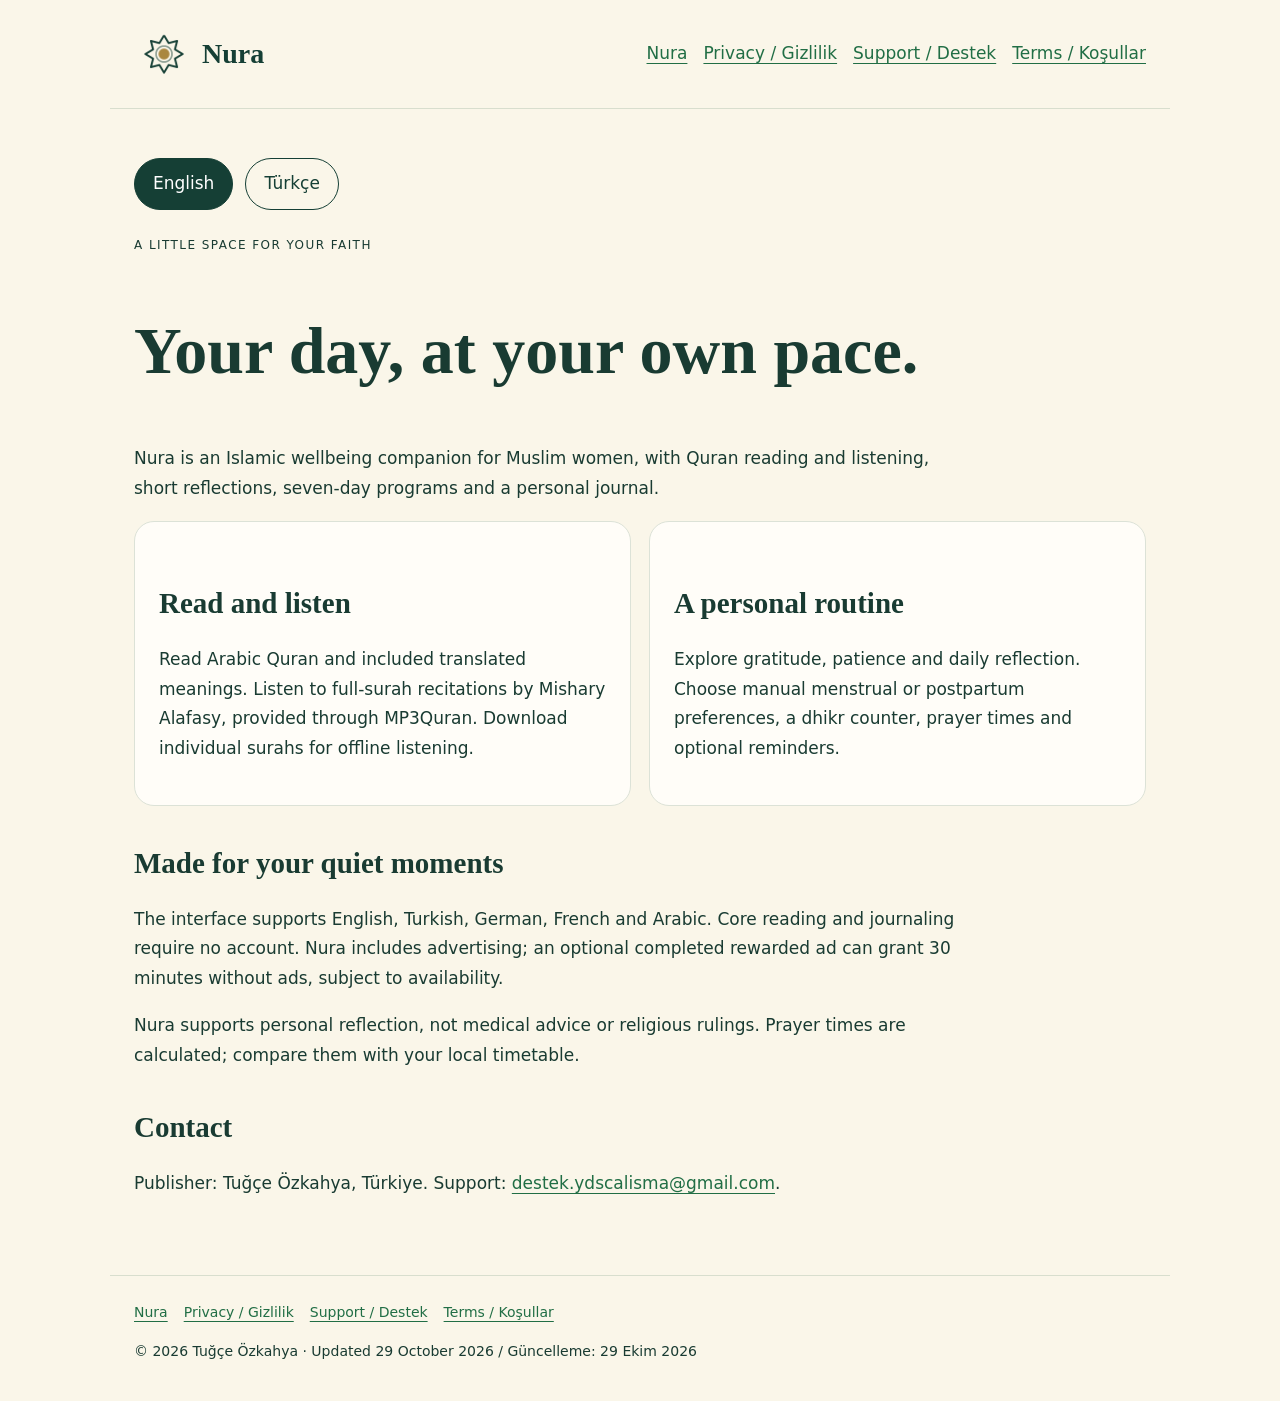
<file: nura/index.html>
<!doctype html>
<html lang="en"><head><meta charset="utf-8"><meta name="viewport" content="width=device-width,initial-scale=1"><title>Nura · Nura</title><meta name="description" content="Nura — Muslim women's wellbeing, Quran and reflection. Official support and information from Tuğçe Özkahya."><link rel="stylesheet" href="/nura/assets/style.css"><script src="/nura/assets/language.js" defer></script></head><body><header><a class="brand" href="/nura/"><img src="/nura/assets/logo.png" alt="Nura" width="60" height="60">Nura</a><nav aria-label="Main"><a href="/nura/">Nura</a><a href="/nura/privacy/">Privacy / Gizlilik</a><a href="/nura/support/">Support / Destek</a><a href="/nura/terms/">Terms / Koşullar</a></nav></header><main><div class="lang" aria-label="Language"><button data-language="en" aria-pressed="true">English</button><button data-language="tr" aria-pressed="false">Türkçe</button></div><section lang="en"><p class="eyebrow">A little space for your faith</p><h1>Your day, at your own pace.</h1><p>Nura is an Islamic wellbeing companion for Muslim women, with Quran reading and listening, short reflections, seven-day programs and a personal journal.</p><div class="grid"><article class="card"><h2>Read and listen</h2><p>Read Arabic Quran and included translated meanings. Listen to full-surah recitations by Mishary Alafasy, provided through MP3Quran. Download individual surahs for offline listening.</p></article><article class="card"><h2>A personal routine</h2><p>Explore gratitude, patience and daily reflection. Choose manual menstrual or postpartum preferences, a dhikr counter, prayer times and optional reminders.</p></article></div><h2>Made for your quiet moments</h2><p>The interface supports English, Turkish, German, French and Arabic. Core reading and journaling require no account. Nura includes advertising; an optional completed rewarded ad can grant 30 minutes without ads, subject to availability.</p><p>Nura supports personal reflection, not medical advice or religious rulings. Prayer times are calculated; compare them with your local timetable.</p><h2>Contact</h2><p>Publisher: Tuğçe Özkahya, Türkiye. Support: <a href="mailto:destek.ydscalisma@gmail.com">destek.ydscalisma@gmail.com</a>.</p></section><section lang="tr"><p class="eyebrow">İmanına küçük bir alan aç</p><h1>Günün, kendi hızında.</h1><p>Nura; Kur’an okuma ve dinleme, kısa tefekkürler, yedi günlük programlar ve kişisel günlük sunan, Müslüman kadınlara yönelik bir manevi yaşam uygulamasıdır.</p><div class="grid"><article class="card"><h2>Oku ve dinle</h2><p>Arapça Kur’an metnini ve uygulamayla gelen mealleri oku. MP3Quran üzerinden sunulan Mishary Alafasy tilavetlerini sure halinde dinle; sureleri çevrimdışı dinlemek için indir.</p></article><article class="card"><h2>Sana uygun rutin</h2><p>Şükür, sabır ve günlük tefekküre yer aç. Regl ve lohusalık tercihlerini kendin seç; zikir sayacı, namaz vakitleri ve isteğe bağlı hatırlatmaları kullan.</p></article></div><h2>Sakin anların için</h2><p>Arayüz Türkçe, İngilizce, Almanca, Fransızca ve Arapça sunulur. Temel okuma ve günlük için hesap gerekmez. Nura reklam içerir; reklam mevcutsa isteğe bağlı ödüllü reklamı tamamlamak 30 dakika reklamsız kullanım sağlayabilir.</p><p>Nura kişisel tefekkürü destekler; tıbbi tavsiye veya fetva sunmaz. Namaz vakitleri hesaplanır; yerel takviminizle karşılaştırın.</p><h2>İletişim</h2><p>Yayıncı: Tuğçe Özkahya, Türkiye. Destek: <a href="mailto:destek.ydscalisma@gmail.com">destek.ydscalisma@gmail.com</a>.</p></section></main><footer><nav aria-label="Main"><a href="/nura/">Nura</a><a href="/nura/privacy/">Privacy / Gizlilik</a><a href="/nura/support/">Support / Destek</a><a href="/nura/terms/">Terms / Koşullar</a></nav><p>© 2026 Tuğçe Özkahya · Updated 29 October 2026 / Güncelleme: 29 Ekim 2026</p></footer></body></html>
</file>
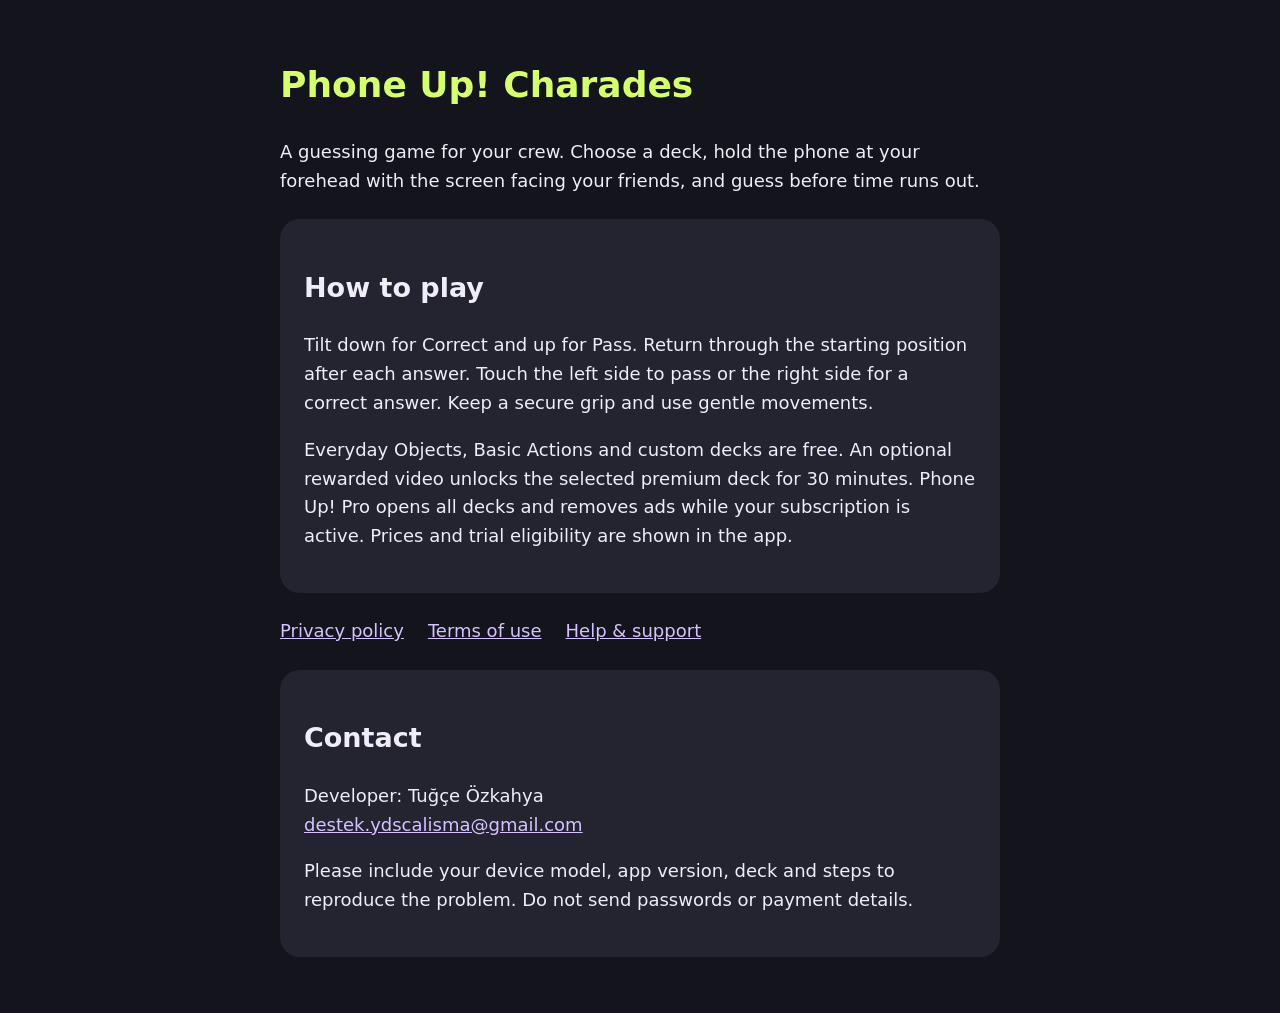
<file: phone-up/index.html>
<!doctype html>
<html lang="en"><head><meta charset="utf-8"><meta name="viewport" content="width=device-width,initial-scale=1"><title>Phone Up! — Support</title><style>body{font:18px/1.6 system-ui,sans-serif;background:#14141c;color:#efedf6;margin:0;padding:32px 20px}main{max-width:720px;margin:auto}h1{color:#d6ff70}a{color:#d6c2ff}nav{display:flex;gap:24px;flex-wrap:wrap}section{background:#242430;border-radius:20px;padding:24px;margin:24px 0}</style></head><body><main><h1>Phone Up! Charades</h1><p>A guessing game for your crew. Choose a deck, hold the phone at your forehead with the screen facing your friends, and guess before time runs out.</p><section><h2>How to play</h2><p>Tilt down for Correct and up for Pass. Return through the starting position after each answer. Touch the left side to pass or the right side for a correct answer. Keep a secure grip and use gentle movements.</p><p>Everyday Objects, Basic Actions and custom decks are free. An optional rewarded video unlocks the selected premium deck for 30 minutes. Phone Up! Pro opens all decks and removes ads while your subscription is active. Prices and trial eligibility are shown in the app.</p></section><nav><a href="https://phone-up-support.berksaltukyilmaz.chatgpt.site/privacy/">Privacy policy</a><a href="https://phone-up-support.berksaltukyilmaz.chatgpt.site/terms/">Terms of use</a><a href="https://phone-up-support.berksaltukyilmaz.chatgpt.site/support/">Help &amp; support</a></nav><section><h2>Contact</h2><p>Developer: Tuğçe Özkahya<br><a href="mailto:destek.ydscalisma@gmail.com">destek.ydscalisma@gmail.com</a></p><p>Please include your device model, app version, deck and steps to reproduce the problem. Do not send passwords or payment details.</p></section></main></body></html>
</file>
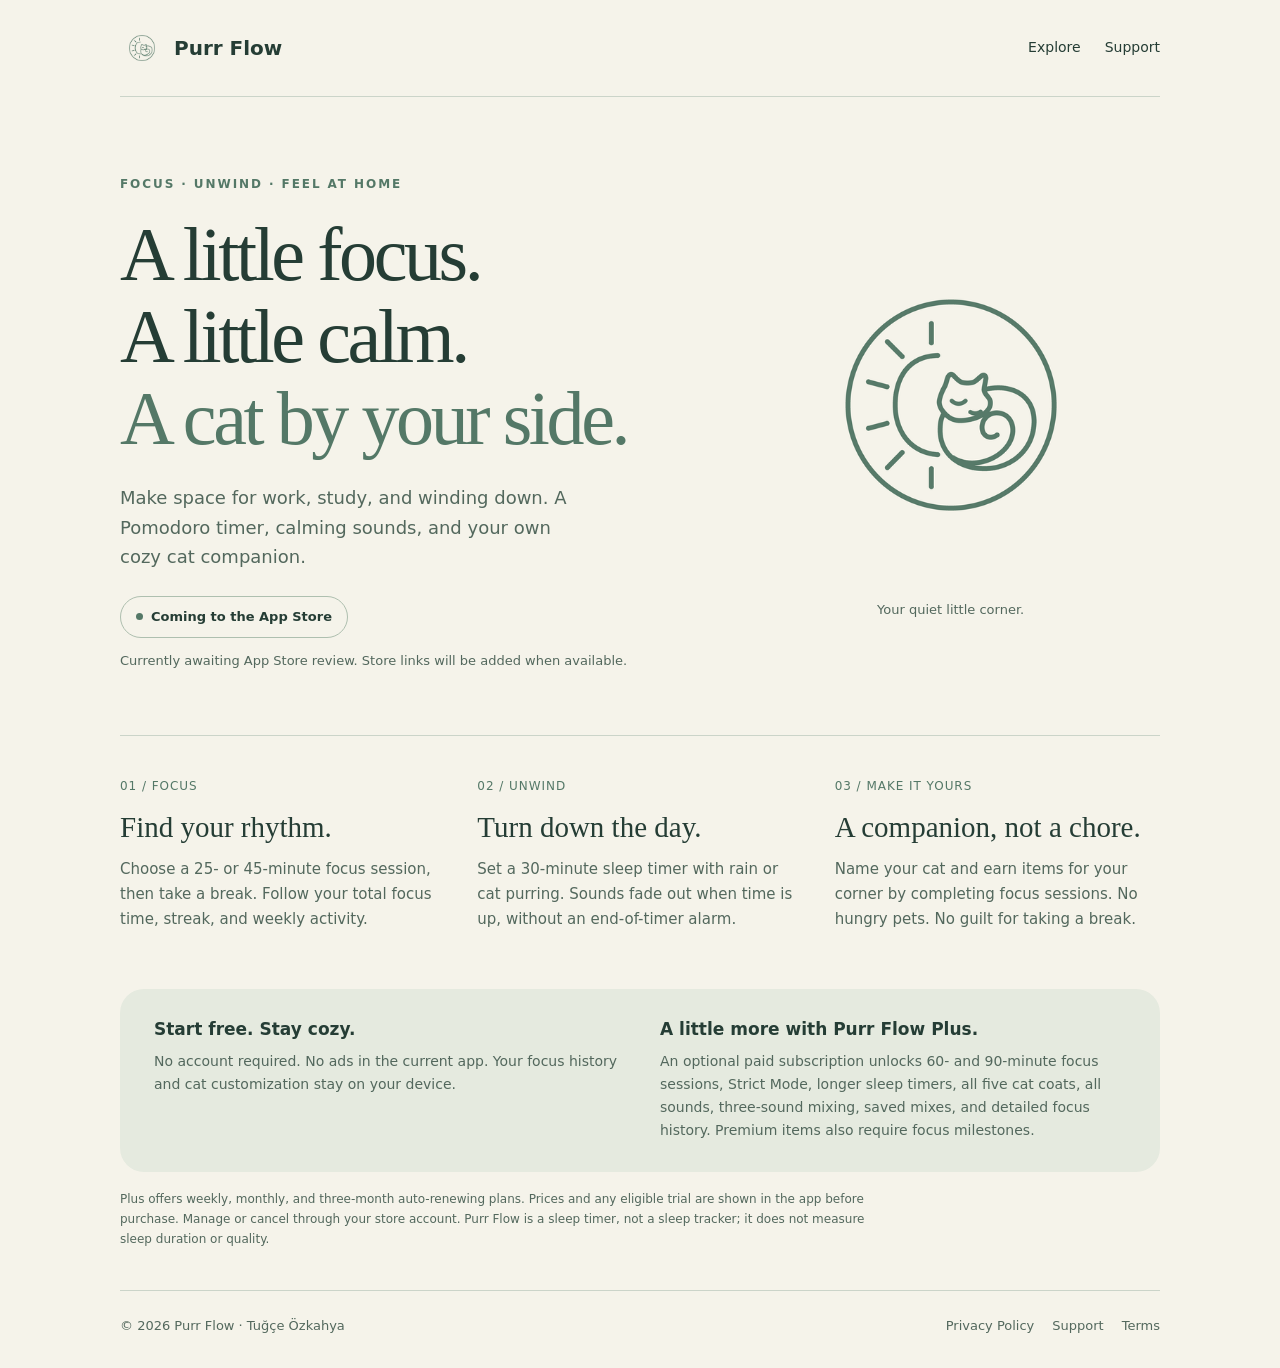
<file: purrflow/index.html>
<!doctype html>
<html lang="en">
<head>
  <meta charset="utf-8">
  <meta name="viewport" content="width=device-width, initial-scale=1">
  <meta name="theme-color" content="#f5f3ea">
  <meta name="description" content="Meet Purr Flow: a Pomodoro focus timer, calming ambient sounds, and a cozy cat companion. Free features with an optional Plus subscription.">
  <title>Purr Flow — A little focus. A little calm.</title>
  <style>
    :root{color-scheme:light;--paper:#f5f3ea;--ink:#253d35;--muted:#53685d;--sage:#547867;--line:#cbd4c9}
    *{box-sizing:border-box}body{margin:0;background:var(--paper);color:var(--ink);font:16px/1.65 system-ui,-apple-system,BlinkMacSystemFont,"Segoe UI",sans-serif}
    a{color:inherit;text-underline-offset:4px}a:focus-visible{outline:3px solid var(--sage);outline-offset:6px;border-radius:4px}
    .wrap{width:min(1040px,calc(100% - 48px));margin:auto}.skip{position:absolute;left:16px;top:-80px;background:white;padding:12px;z-index:2}.skip:focus{top:12px}
    header{display:flex;align-items:center;justify-content:space-between;gap:24px;padding:26px 0;border-bottom:1px solid var(--line)}.brand{display:flex;align-items:center;gap:10px;font-size:20px;font-weight:650;text-decoration:none}.brand img{width:44px;height:44px}nav{display:flex;gap:24px;font-size:14px}nav a{text-decoration:none}nav a:hover{text-decoration:underline}
    .hero{display:grid;grid-template-columns:1.35fr 1fr;align-items:center;gap:56px;padding:78px 0 64px}.eyebrow{text-transform:uppercase;letter-spacing:.16em;font-size:12px;font-weight:700;color:var(--sage);margin:0 0 18px}h1{font-family:Georgia,"Times New Roman",serif;font-weight:400;letter-spacing:-.045em;font-size:clamp(46px,6vw,76px);line-height:1.08;margin:0 0 24px}h1 span{display:block;color:var(--sage)}.intro{max-width:470px;font-size:18px;color:var(--muted);margin:0 0 24px}.status{display:inline-flex;gap:8px;align-items:center;padding:9px 15px;border:1px solid #aebfaf;border-radius:99px;font-size:13px;font-weight:600}.dot{height:7px;width:7px;background:var(--sage);border-radius:50%}.availability{font-size:13px;color:var(--muted);margin:12px 0 0}.hero-art{margin:0;text-align:center}.hero-art img{display:block;width:100%;max-width:360px;height:auto;margin:auto}.hero-art figcaption{font-size:13px;color:var(--muted);margin-top:14px}
    .features{display:grid;grid-template-columns:repeat(3,1fr);gap:32px;padding:36px 0 46px;border-top:1px solid var(--line)}.number{font-size:12px;letter-spacing:.08em;color:var(--sage)}h2{font-family:Georgia,"Times New Roman",serif;font-weight:400;font-size:29px;line-height:1.2;margin:12px 0}p{margin:0 0 12px}.features p{color:var(--muted);font-size:15px}.plans{border-radius:24px;background:#e5eadf;padding:30px 34px;display:grid;grid-template-columns:1fr 1fr;gap:40px}.plans h2{font-family:inherit;font-size:17px;font-weight:650;margin:0 0 10px}.plans p{font-size:14px;color:var(--muted);margin:0}.note{font-size:12px;color:var(--muted);margin:18px 0 40px;max-width:760px}footer{display:flex;justify-content:space-between;gap:24px;padding:24px 0 32px;border-top:1px solid var(--line);font-size:13px;color:var(--muted)}footer nav{font-size:13px;flex-wrap:wrap;gap:18px}
    @media(max-width:680px){.wrap{width:calc(100% - 36px)}header{padding:18px 0;gap:16px}header nav{gap:16px;font-size:13px}.brand{font-size:18px}.brand img{width:36px;height:36px}.hero{grid-template-columns:1fr;padding:40px 0 32px;gap:20px}h1{font-size:50px}.intro{font-size:17px}.hero-art img{max-width:200px}.hero-art figcaption{margin-top:0}.features{grid-template-columns:1fr;gap:22px;padding:28px 0}.features h2{font-size:26px;margin:6px 0 8px}.plans{grid-template-columns:1fr;padding:24px;gap:24px}footer{flex-direction:column;gap:14px}.note{margin-bottom:28px}}
    @media(max-width:360px){h1{font-size:43px}header nav{gap:12px}.brand{gap:6px;font-size:16px}}
  </style>
</head>
<body>
  <a class="skip" href="#main">Skip to content</a>
  <div class="wrap">
    <header>
      <a class="brand" href="/purrflow/" aria-label="Purr Flow home"><img src="logo.png" width="44" height="44" alt="">Purr Flow</a>
      <nav aria-label="Main navigation"><a href="#features">Explore</a><a href="/purrflow/support/">Support</a></nav>
    </header>
    <main id="main">
      <section class="hero" aria-labelledby="headline">
        <div>
          <p class="eyebrow">Focus · Unwind · Feel at home</p>
          <h1 id="headline">A little focus.<br>A little calm.<span>A cat by your side.</span></h1>
          <p class="intro">Make space for work, study, and winding down. A Pomodoro timer, calming sounds, and your own cozy cat companion.</p>
          <div class="status"><span class="dot" aria-hidden="true"></span>Coming to the App Store</div>
          <p class="availability">Currently awaiting App Store review. Store links will be added when available.</p>
        </div>
        <figure class="hero-art"><img src="logo.png" width="512" height="512" alt="Purr Flow’s curled-up cat beside a sun"><figcaption>Your quiet little corner.</figcaption></figure>
      </section>
      <section class="features" id="features" aria-label="What you can do with Purr Flow">
        <article><span class="number" aria-hidden="true">01 / FOCUS</span><h2>Find your rhythm.</h2><p>Choose a 25- or 45-minute focus session, then take a break. Follow your total focus time, streak, and weekly activity.</p></article>
        <article><span class="number" aria-hidden="true">02 / UNWIND</span><h2>Turn down the day.</h2><p>Set a 30-minute sleep timer with rain or cat purring. Sounds fade out when time is up, without an end-of-timer alarm.</p></article>
        <article><span class="number" aria-hidden="true">03 / MAKE IT YOURS</span><h2>A companion, not a chore.</h2><p>Name your cat and earn items for your corner by completing focus sessions. No hungry pets. No guilt for taking a break.</p></article>
      </section>
      <section class="plans" aria-label="Free features and optional subscription">
        <div><h2>Start free. Stay cozy.</h2><p>No account required. No ads in the current app. Your focus history and cat customization stay on your device.</p></div>
        <div><h2>A little more with Purr Flow Plus.</h2><p>An optional paid subscription unlocks 60- and 90-minute focus sessions, Strict Mode, longer sleep timers, all five cat coats, all sounds, three-sound mixing, saved mixes, and detailed focus history. Premium items also require focus milestones.</p></div>
      </section>
      <p class="note">Plus offers weekly, monthly, and three-month auto-renewing plans. Prices and any eligible trial are shown in the app before purchase. Manage or cancel through your store account. Purr Flow is a sleep timer, not a sleep tracker; it does not measure sleep duration or quality.</p>
    </main>
    <footer><span>© 2026 Purr Flow · Tuğçe Özkahya</span><nav aria-label="Legal and support"><a href="/purrflow/privacy/">Privacy Policy</a><a href="/purrflow/support/">Support</a><a href="/purrflow/terms/">Terms</a></nav></footer>
  </div>
</body>
</html>
</file>
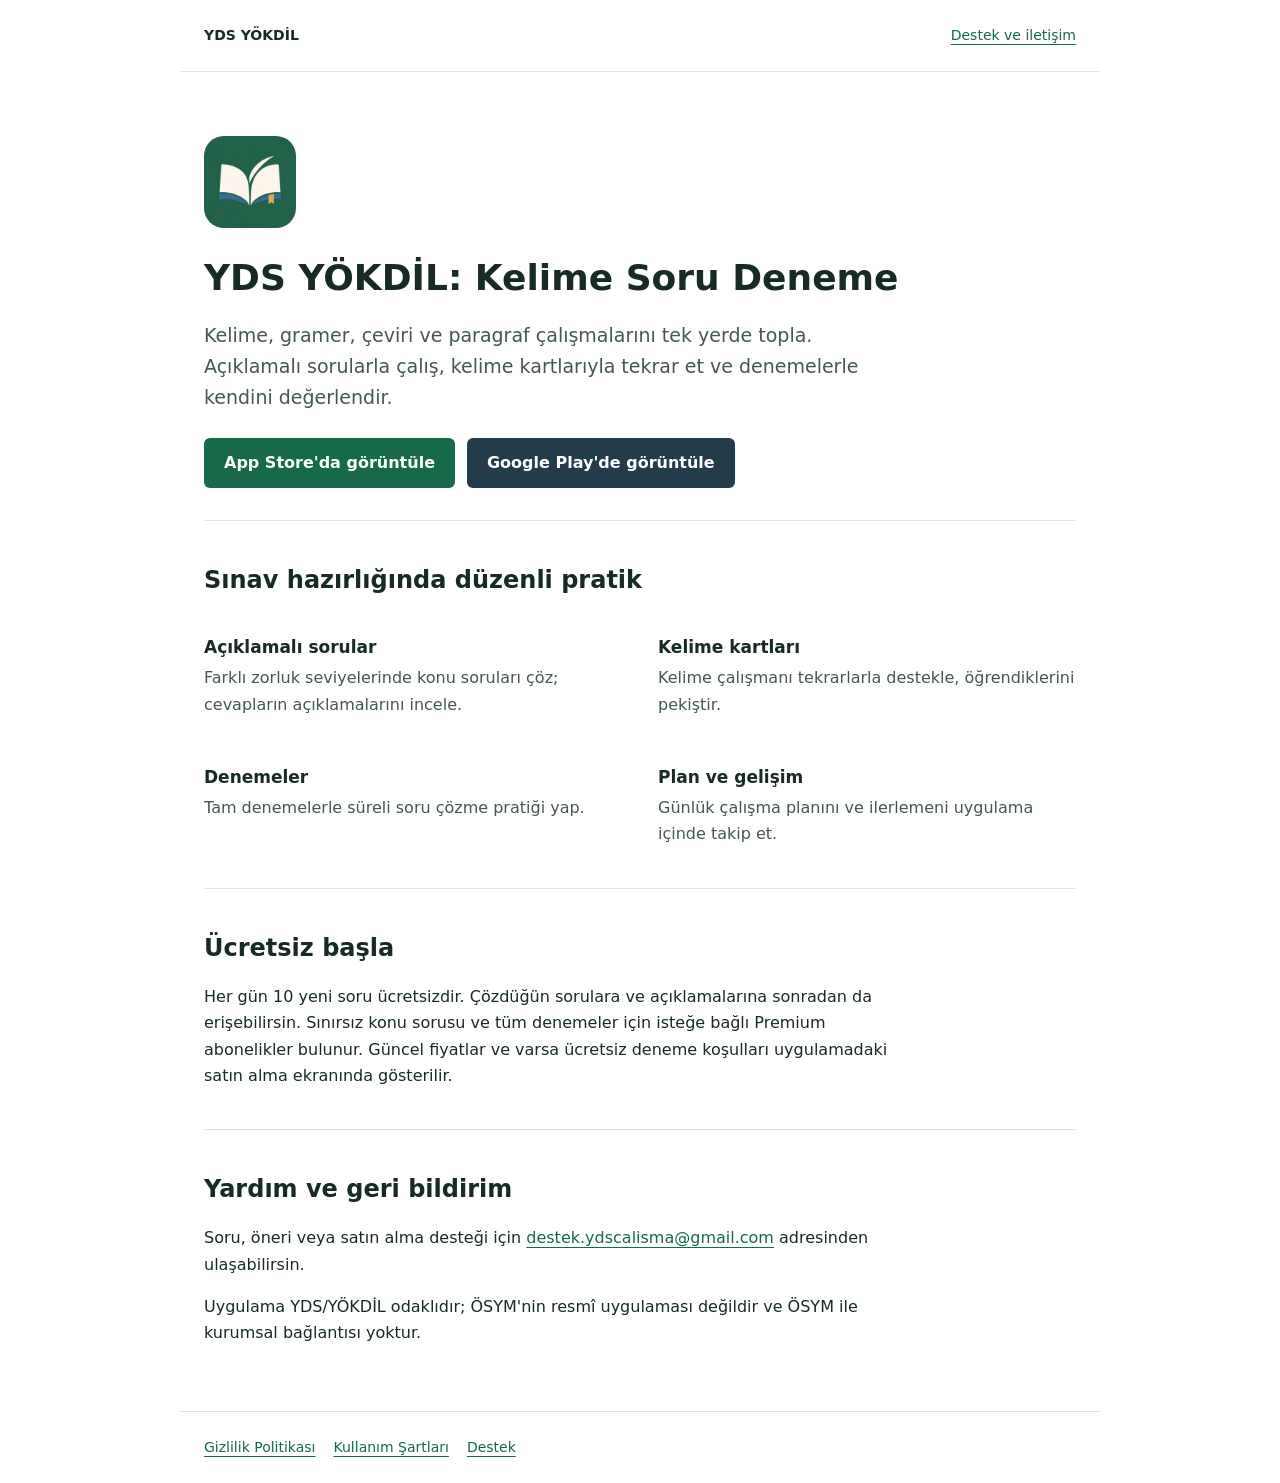
<file: yds/index.html>
<!doctype html>
<html lang="tr">
<head>
  <meta charset="utf-8">
  <meta name="viewport" content="width=device-width, initial-scale=1">
  <meta name="description" content="YDS ve YÖKDİL için açıklamalı sorular, kelime kartları, çalışma planı ve denemeler. iOS ve Android'de.">
  <title>YDS YÖKDİL: Kelime Soru Deneme</title>
  <style>
    *{box-sizing:border-box}body{margin:0;background:#fff;color:#172b24;font-family:system-ui,-apple-system,BlinkMacSystemFont,"Segoe UI",sans-serif;line-height:1.65;letter-spacing:0}main,nav,footer{max-width:920px;margin:auto;padding:24px}nav{display:flex;justify-content:space-between;gap:16px;border-bottom:1px solid #dce4df;font-size:14px}a{color:#166a4a;text-underline-offset:4px}header{padding:40px 0 32px}img{width:92px;height:92px;border-radius:20px}h1{font-size:36px;line-height:1.2;max-width:700px;margin:20px 0}h2{font-size:24px;line-height:1.3}p{max-width:700px}.intro{font-size:19px;color:#44584f}.stores{display:flex;flex-wrap:wrap;gap:12px;margin-top:24px}.stores a{display:inline-flex;align-items:center;padding:12px 20px;background:#166a4a;color:#fff;border-radius:6px;text-decoration:none;font-weight:650}.stores a:last-child{background:#233c4c}section{border-top:1px solid #dce4df;padding:24px 0}.features{display:grid;grid-template-columns:1fr 1fr;gap:12px 36px}.features h3{font-size:17px;margin-bottom:4px}.features p{margin-top:0;color:#44584f}footer{border-top:1px solid #dce4df;font-size:14px;color:#53635a}footer a{display:inline-block;margin-right:18px}@media(max-width:600px){h1{font-size:29px}.features{grid-template-columns:1fr}nav{flex-wrap:wrap}header{padding-top:24px}.stores a{justify-content:center;flex:1 1 180px}}
  </style>
</head>
<body>
  <nav aria-label="Ana menü"><strong>YDS YÖKDİL</strong><a href="https://gulcin-ozkahya.github.io/yds/support/">Destek ve iletişim</a></nav>
  <main>
    <header>
      <img src="app-icon.png" alt="YDS YÖKDİL uygulama simgesi" width="92" height="92">
      <h1>YDS YÖKDİL: Kelime Soru Deneme</h1>
      <p class="intro">Kelime, gramer, çeviri ve paragraf çalışmalarını tek yerde topla. Açıklamalı sorularla çalış, kelime kartlarıyla tekrar et ve denemelerle kendini değerlendir.</p>
      <div class="stores"><a href="https://apps.apple.com/app/id6814157489">App Store'da görüntüle</a><a href="https://play.google.com/store/apps/details?id=com.ydscalisma.yds_calisma">Google Play'de görüntüle</a></div>
    </header>
    <section aria-labelledby="practice"><h2 id="practice">Sınav hazırlığında düzenli pratik</h2><div class="features">
      <div><h3>Açıklamalı sorular</h3><p>Farklı zorluk seviyelerinde konu soruları çöz; cevapların açıklamalarını incele.</p></div>
      <div><h3>Kelime kartları</h3><p>Kelime çalışmanı tekrarlarla destekle, öğrendiklerini pekiştir.</p></div>
      <div><h3>Denemeler</h3><p>Tam denemelerle süreli soru çözme pratiği yap.</p></div>
      <div><h3>Plan ve gelişim</h3><p>Günlük çalışma planını ve ilerlemeni uygulama içinde takip et.</p></div>
    </div></section>
    <section><h2>Ücretsiz başla</h2><p>Her gün 10 yeni soru ücretsizdir. Çözdüğün sorulara ve açıklamalarına sonradan da erişebilirsin. Sınırsız konu sorusu ve tüm denemeler için isteğe bağlı Premium abonelikler bulunur. Güncel fiyatlar ve varsa ücretsiz deneme koşulları uygulamadaki satın alma ekranında gösterilir.</p></section>
    <section><h2>Yardım ve geri bildirim</h2><p>Soru, öneri veya satın alma desteği için <a href="mailto:destek.ydscalisma@gmail.com">destek.ydscalisma@gmail.com</a> adresinden ulaşabilirsin.</p><p>Uygulama YDS/YÖKDİL odaklıdır; ÖSYM'nin resmî uygulaması değildir ve ÖSYM ile kurumsal bağlantısı yoktur.</p></section>
  </main>
  <footer><a href="https://gulcin-ozkahya.github.io/yds/privacy/">Gizlilik Politikası</a><a href="https://gulcin-ozkahya.github.io/yds/terms/">Kullanım Şartları</a><a href="https://gulcin-ozkahya.github.io/yds/support/">Destek</a></footer>
</body>
</html>
</file>
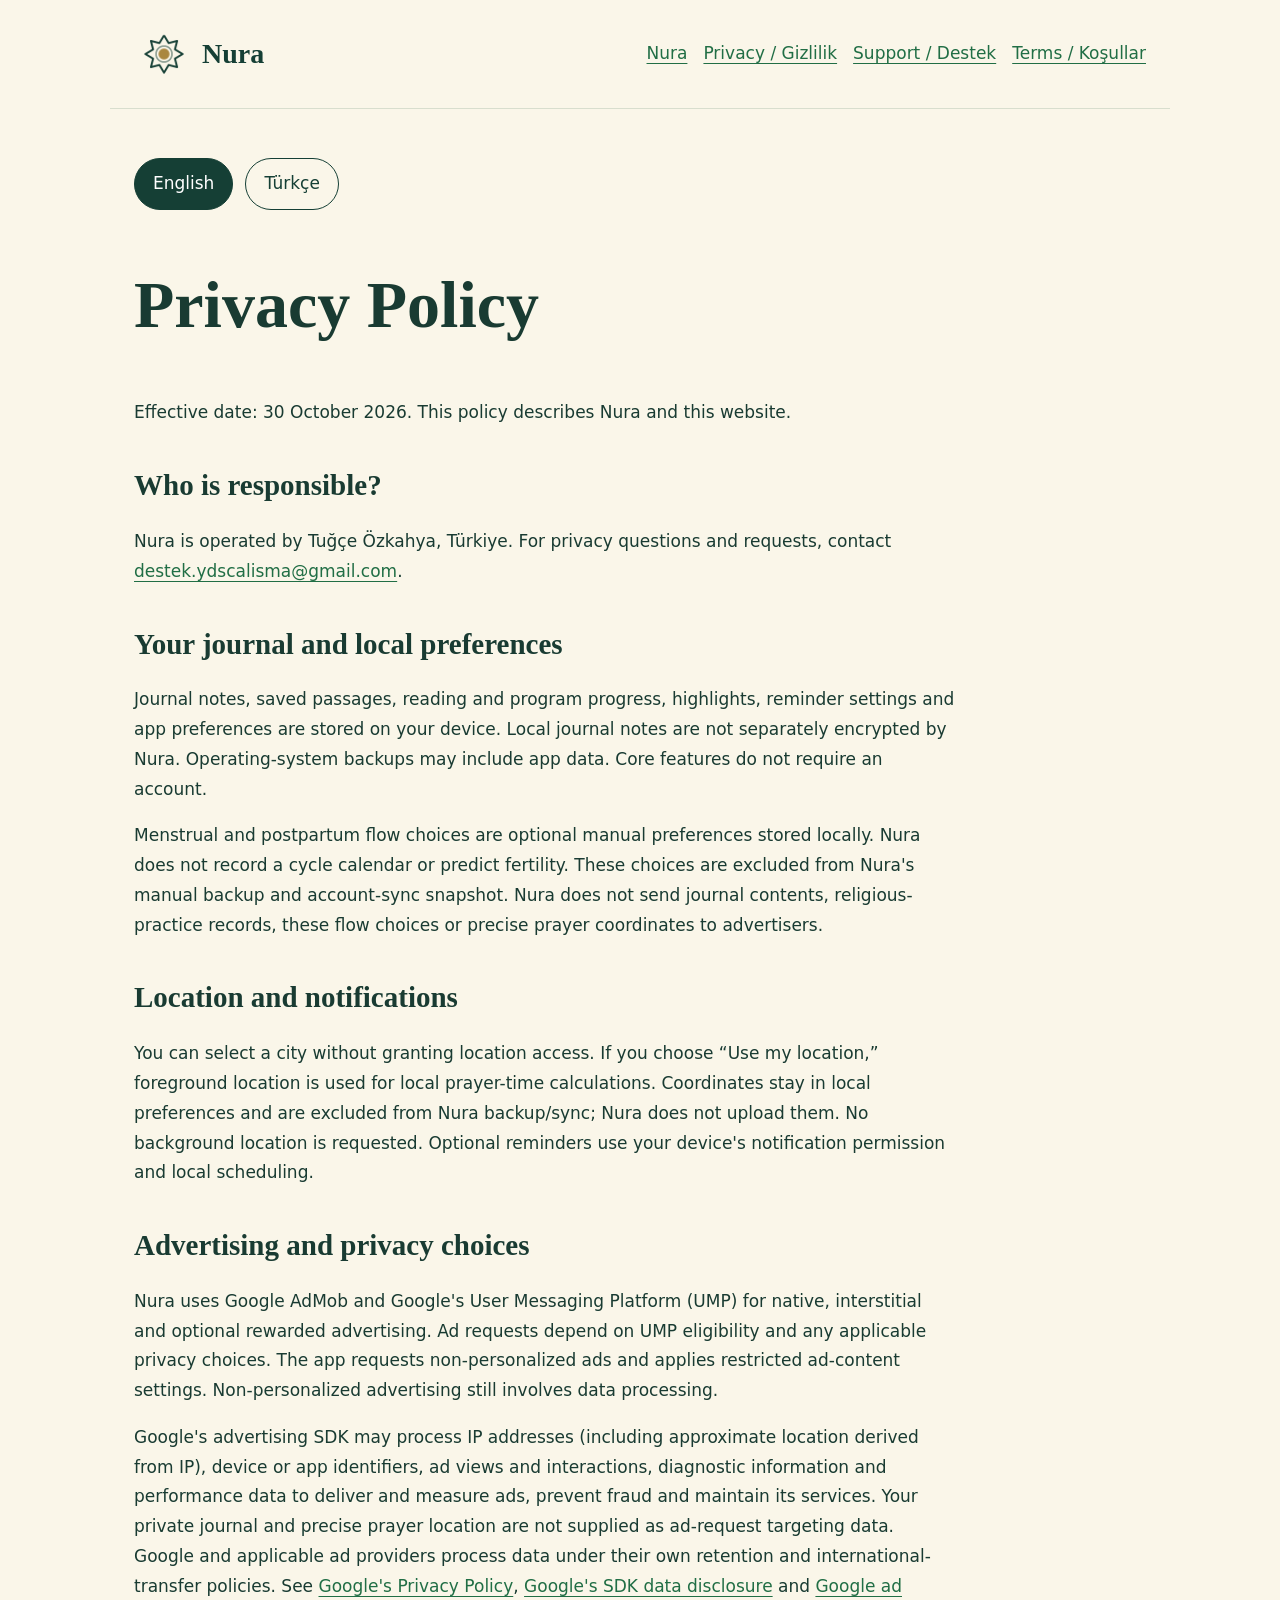
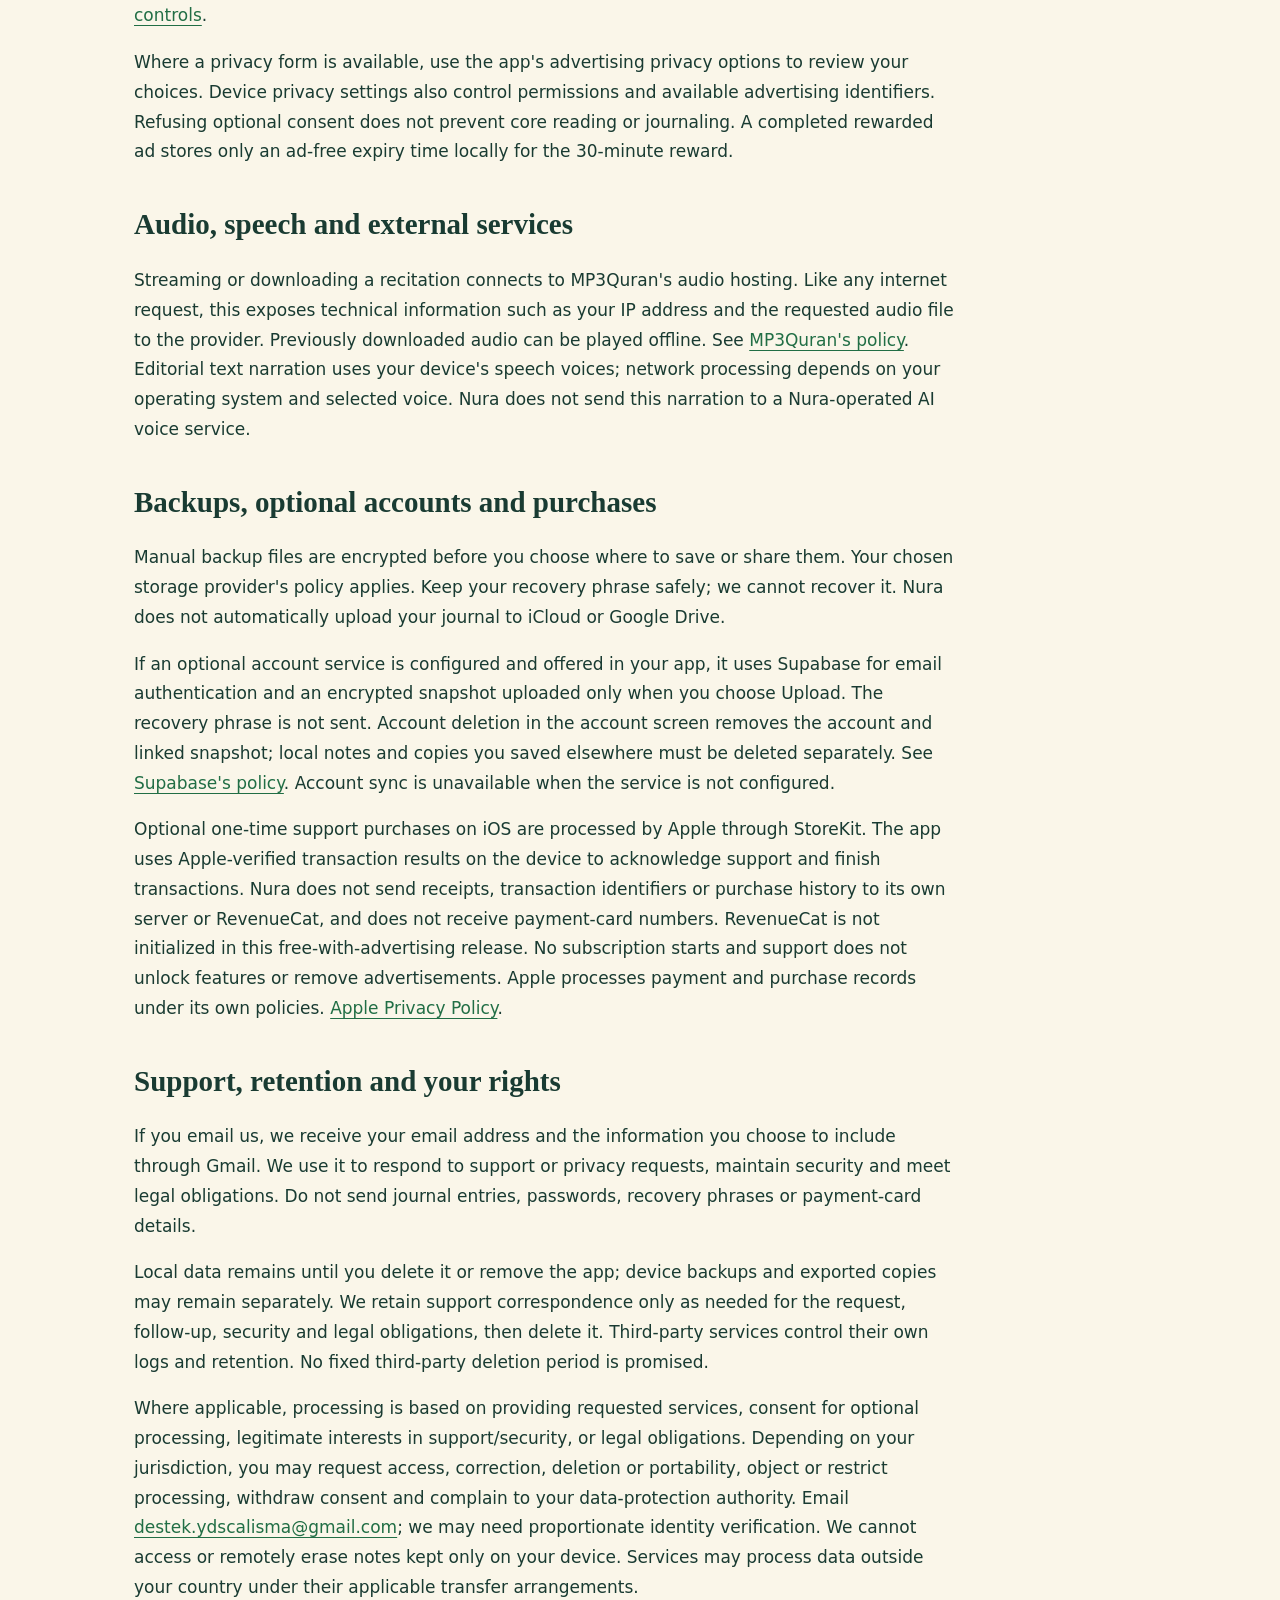
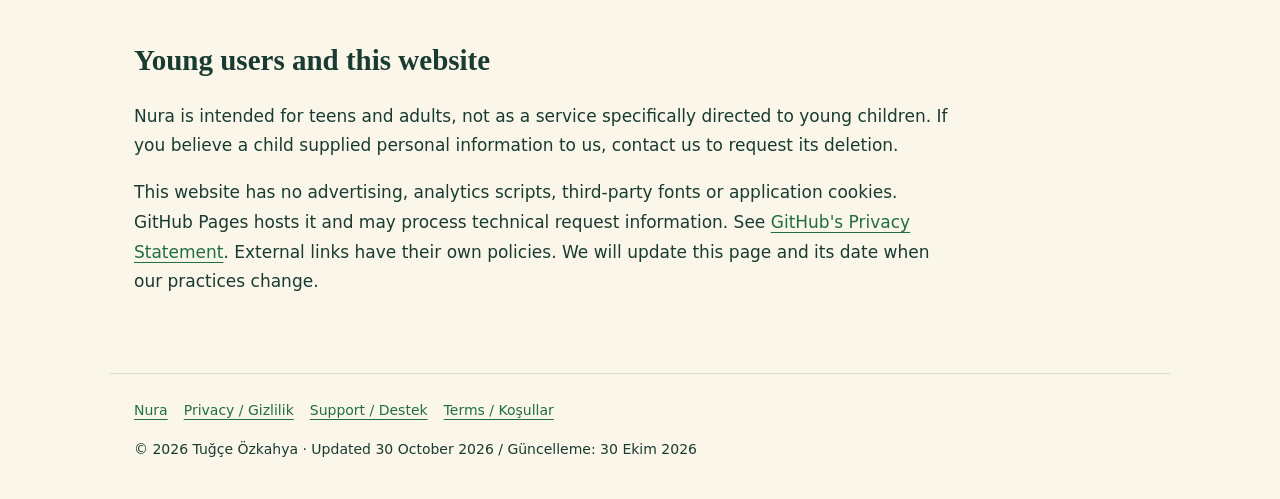
<file: nura/privacy/index.html>
<!doctype html>
<html lang="en"><head><meta charset="utf-8"><meta name="viewport" content="width=device-width,initial-scale=1"><title>Privacy Policy · Nura</title><meta name="description" content="Nura — Muslim women's wellbeing, Quran and reflection. Official support and information from Tuğçe Özkahya."><link rel="stylesheet" href="/nura/assets/style.css"><script src="/nura/assets/language.js" defer></script></head><body><header><a class="brand" href="/nura/"><img src="/nura/assets/logo.png" alt="Nura" width="60" height="60">Nura</a><nav aria-label="Main"><a href="/nura/">Nura</a><a href="/nura/privacy/">Privacy / Gizlilik</a><a href="/nura/support/">Support / Destek</a><a href="/nura/terms/">Terms / Koşullar</a></nav></header><main><div class="lang" aria-label="Language"><button data-language="en" aria-pressed="true">English</button><button data-language="tr" aria-pressed="false">Türkçe</button></div><section lang="en"><h1>Privacy Policy</h1><p>Effective date: 30 October 2026. This policy describes Nura and this website.</p><h2>Who is responsible?</h2><p>Nura is operated by Tuğçe Özkahya, Türkiye. For privacy questions and requests, contact <a href="mailto:destek.ydscalisma@gmail.com">destek.ydscalisma@gmail.com</a>.</p><h2>Your journal and local preferences</h2><p>Journal notes, saved passages, reading and program progress, highlights, reminder settings and app preferences are stored on your device. Local journal notes are not separately encrypted by Nura. Operating-system backups may include app data. Core features do not require an account.</p><p>Menstrual and postpartum flow choices are optional manual preferences stored locally. Nura does not record a cycle calendar or predict fertility. These choices are excluded from Nura's manual backup and account-sync snapshot. Nura does not send journal contents, religious-practice records, these flow choices or precise prayer coordinates to advertisers.</p><h2>Location and notifications</h2><p>You can select a city without granting location access. If you choose “Use my location,” foreground location is used for local prayer-time calculations. Coordinates stay in local preferences and are excluded from Nura backup/sync; Nura does not upload them. No background location is requested. Optional reminders use your device's notification permission and local scheduling.</p><h2>Advertising and privacy choices</h2><p>Nura uses Google AdMob and Google's User Messaging Platform (UMP) for native, interstitial and optional rewarded advertising. Ad requests depend on UMP eligibility and any applicable privacy choices. The app requests non-personalized ads and applies restricted ad-content settings. Non-personalized advertising still involves data processing.</p><p>Google's advertising SDK may process IP addresses (including approximate location derived from IP), device or app identifiers, ad views and interactions, diagnostic information and performance data to deliver and measure ads, prevent fraud and maintain its services. Your private journal and precise prayer location are not supplied as ad-request targeting data. Google and applicable ad providers process data under their own retention and international-transfer policies. See <a href="https://policies.google.com/privacy">Google's Privacy Policy</a>, <a href="https://developers.google.com/admob/ios/privacy/data-disclosure">Google's SDK data disclosure</a> and <a href="https://myadcenter.google.com/">Google ad controls</a>.</p><p>Where a privacy form is available, use the app's advertising privacy options to review your choices. Device privacy settings also control permissions and available advertising identifiers. Refusing optional consent does not prevent core reading or journaling. A completed rewarded ad stores only an ad-free expiry time locally for the 30-minute reward.</p><h2>Audio, speech and external services</h2><p>Streaming or downloading a recitation connects to MP3Quran's audio hosting. Like any internet request, this exposes technical information such as your IP address and the requested audio file to the provider. Previously downloaded audio can be played offline. See <a href="https://www.mp3quran.net/eng/privacy">MP3Quran's policy</a>. Editorial text narration uses your device's speech voices; network processing depends on your operating system and selected voice. Nura does not send this narration to a Nura-operated AI voice service.</p><h2>Backups, optional accounts and purchases</h2><p>Manual backup files are encrypted before you choose where to save or share them. Your chosen storage provider's policy applies. Keep your recovery phrase safely; we cannot recover it. Nura does not automatically upload your journal to iCloud or Google Drive.</p><p>If an optional account service is configured and offered in your app, it uses Supabase for email authentication and an encrypted snapshot uploaded only when you choose Upload. The recovery phrase is not sent. Account deletion in the account screen removes the account and linked snapshot; local notes and copies you saved elsewhere must be deleted separately. See <a href="https://supabase.com/privacy">Supabase's policy</a>. Account sync is unavailable when the service is not configured.</p><p>Optional one-time support purchases on iOS are processed by Apple through StoreKit. The app uses Apple-verified transaction results on the device to acknowledge support and finish transactions. Nura does not send receipts, transaction identifiers or purchase history to its own server or RevenueCat, and does not receive payment-card numbers. RevenueCat is not initialized in this free-with-advertising release. No subscription starts and support does not unlock features or remove advertisements. Apple processes payment and purchase records under its own policies. <a href="https://www.apple.com/legal/privacy/">Apple Privacy Policy</a>.</p><h2>Support, retention and your rights</h2><p>If you email us, we receive your email address and the information you choose to include through Gmail. We use it to respond to support or privacy requests, maintain security and meet legal obligations. Do not send journal entries, passwords, recovery phrases or payment-card details.</p><p>Local data remains until you delete it or remove the app; device backups and exported copies may remain separately. We retain support correspondence only as needed for the request, follow-up, security and legal obligations, then delete it. Third-party services control their own logs and retention. No fixed third-party deletion period is promised.</p><p>Where applicable, processing is based on providing requested services, consent for optional processing, legitimate interests in support/security, or legal obligations. Depending on your jurisdiction, you may request access, correction, deletion or portability, object or restrict processing, withdraw consent and complain to your data-protection authority. Email <a href="mailto:destek.ydscalisma@gmail.com">destek.ydscalisma@gmail.com</a>; we may need proportionate identity verification. We cannot access or remotely erase notes kept only on your device. Services may process data outside your country under their applicable transfer arrangements.</p><h2>Young users and this website</h2><p>Nura is intended for teens and adults, not as a service specifically directed to young children. If you believe a child supplied personal information to us, contact us to request its deletion.</p><p>This website has no advertising, analytics scripts, third-party fonts or application cookies. GitHub Pages hosts it and may process technical request information. See <a href="https://docs.github.com/en/site-policy/privacy-policies/github-general-privacy-statement">GitHub's Privacy Statement</a>. External links have their own policies. We will update this page and its date when our practices change.</p></section><section lang="tr"><h1>Gizlilik Politikası</h1><p>Yürürlük tarihi: 30 Ekim 2026. Bu politika Nura uygulamasını ve bu siteyi kapsar.</p><h2>Veri sorumlusu</h2><p>Nura'nın işletmecisi Tuğçe Özkahya, Türkiye'dir. Gizlilik soruları ve talepleri için: <a href="mailto:destek.ydscalisma@gmail.com">destek.ydscalisma@gmail.com</a>.</p><h2>Günlüğünüz ve yerel tercihler</h2><p>Günlük notları, kayıtlı ayetler, okuma ve program ilerlemesi, vurgular, hatırlatmalar ve uygulama tercihleri cihazınızda saklanır. Yerel günlük notları Nura tarafından ayrıca şifrelenmez. İşletim sistemi yedekleri uygulama verilerini içerebilir. Temel özellikler için hesap gerekmez.</p><p>Regl ve lohusalık akışları isteğe bağlı, elle seçilen yerel tercihlerdir. Nura döngü takvimi tutmaz, doğurganlık tahmini yapmaz. Bu tercihler Nura'nın elle oluşturulan yedeklerine ve hesap senkronizasyonuna alınmaz. Günlük içerikleri, dinî pratik kayıtları, özel gün tercihleri veya kesin namaz konumu reklamverenlere gönderilmez.</p><h2>Konum ve bildirimler</h2><p>Konum izni vermeden şehir seçebilirsiniz. “Konumumu kullan” seçeneğinde ön plan konumu cihazda namaz vakitleri hesaplamak için kullanılır. Koordinatlar yerel tercihlerde kalır, Nura yedek/senkronizasyonuna alınmaz ve Nura tarafından yüklenmez. Arka plan konumu istenmez. İsteğe bağlı hatırlatmalar cihazın bildirim izniyle yerel olarak planlanır.</p><h2>Reklamlar ve gizlilik tercihleri</h2><p>Nura; yerel reklam kartları, geçiş reklamları ve isteğe bağlı ödüllü reklamlar için Google AdMob ve User Messaging Platform (UMP) kullanır. Reklam istekleri UMP uygunluğuna ve uygulanabilir gizlilik tercihlerine bağlıdır. Uygulama kişiselleştirilmemiş reklam ister ve kısıtlı reklam içeriği ayarları uygular. Kişiselleştirilmemiş reklamlar da veri işlemeyi içerir.</p><p>Google reklam SDK'sı; reklam sunumu ve ölçümü, sahtekârlığın önlenmesi ve hizmetlerin çalışması için IP adresini (IP'den türetilen yaklaşık konum dahil), cihaz/uygulama kimliklerini, reklam gösterim ve etkileşimlerini, tanılama ve performans verilerini işleyebilir. Özel günlük ve kesin namaz konumu reklam hedefleme verisi olarak sağlanmaz. Google ve ilgili reklam sağlayıcıları verileri kendi saklama ve uluslararası aktarım politikaları kapsamında işler. <a href="https://policies.google.com/privacy">Google Gizlilik Politikası</a>, <a href="https://developers.google.com/admob/ios/privacy/data-disclosure">SDK veri açıklaması</a> ve <a href="https://myadcenter.google.com/">Google reklam kontrolleri</a>.</p><p>Gizlilik formu sunulduğunda uygulamanın reklam gizliliği seçeneklerinden tercihlerinizi inceleyebilirsiniz. İzinler ve kullanılabilir reklam kimlikleri cihaz ayarlarından da yönetilir. İsteğe bağlı rızayı reddetmek temel okuma ve günlüğü engellemez. Tamamlanan ödüllü reklam için 30 dakikalık reklamsız sürenin bitiş zamanı cihazda saklanır.</p><h2>Ses ve dış hizmetler</h2><p>Tilavet akışı ve indirmeler MP3Quran ses sunucularına bağlanır. İnternet isteği, IP adresiniz ve istenen dosya gibi teknik bilgileri sağlayıcıya iletir. İndirilmiş sesler çevrimdışı çalınabilir. <a href="https://www.mp3quran.net/eng/privacy">MP3Quran politikası</a>. Tefekkür seslendirmesi cihaz seslerini kullanır; ağda işleme işletim sistemi ve seçilen sese bağlıdır. Nura bu seslendirmeyi kendisine ait bir yapay zekâ ses hizmetine göndermez.</p><h2>Yedekler, isteğe bağlı hesaplar ve satın alımlar</h2><p>Elle oluşturulan yedek dosyaları, kaydedeceğiniz/paylaşacağınız yeri seçmeden önce şifrelenir. Seçtiğiniz depolama sağlayıcısının politikası geçerlidir. Kurtarma ifadesini güvenle saklayın; biz kurtaramayız. Nura günlüğünüzü otomatik olarak iCloud veya Google Drive'a yüklemez.</p><p>Uygulamanızda isteğe bağlı hesap hizmeti yapılandırılıp sunuluyorsa, Supabase e-posta kimlik doğrulaması ve yalnızca Yükle seçtiğinizde gönderilen şifreli yedek için kullanılır. Kurtarma ifadesi gönderilmez. Hesap ekranından silme, hesabı ve bağlı yedeği kaldırır; yerel notlar ve başka yerdeki kopyalar ayrıca silinmelidir. <a href="https://supabase.com/privacy">Supabase politikası</a>. Hizmet yapılandırılmadığında hesap senkronizasyonu kullanılamaz.</p><p>iOS üzerindeki isteğe bağlı tek seferlik destek ödemelerini Apple, StoreKit üzerinden işler. Uygulama, desteği onaylamak ve işlemi bitirmek için Apple tarafından doğrulanmış işlem sonucunu cihazda kullanır. Nura makbuz, işlem kimliği veya satın alma geçmişini kendi sunucusuna ya da RevenueCat’e göndermez; kart numaralarını almaz. Bu ücretsiz ve reklamlı sürümde RevenueCat başlatılmaz. Destek abonelik başlatmaz, ek özellik açmaz ve reklamları kaldırmaz. Apple ödeme ve satın alma kayıtlarını kendi politikaları kapsamında işler. <a href="https://www.apple.com/legal/privacy/">Apple Gizlilik Politikası</a>.</p><h2>Destek, saklama ve haklarınız</h2><p>E-posta gönderdiğinizde adresinizi ve paylaştığınız bilgileri Gmail üzerinden alırız. Bunları talebi yanıtlamak, güvenliği sağlamak ve yasal yükümlülükleri karşılamak için kullanırız. Günlük notu, parola, kurtarma ifadesi veya kart bilgisi göndermeyin.</p><p>Yerel veriler siz silene veya uygulamayı kaldırana kadar kalır; cihaz yedekleri ve dışa aktarılan kopyalar ayrıca kalabilir. Destek yazışmaları talebin çözümü, takip, güvenlik ve yasal yükümlülükler için gerekli olduğu sürece tutulur, ardından silinir. Dış hizmetlerin kendi kayıt/saklama kuralları vardır; bu hizmetler adına sabit silme süresi vaat edilmez.</p><p>Uygulanabildiği ölçüde işleme; istenen hizmetin sunulması, isteğe bağlı işlemler için rıza, destek/güvenlik için meşru menfaat veya yasal yükümlülüklere dayanır. Ülkenize göre erişim, düzeltme, silme, taşıma, itiraz, kısıtlama, rızayı geri çekme ve yetkili kuruma şikâyet haklarınız olabilir. <a href="mailto:destek.ydscalisma@gmail.com">destek.ydscalisma@gmail.com</a> üzerinden başvurabilirsiniz; orantılı kimlik doğrulaması gerekebilir. Yalnızca cihazınızda tutulan notlara erişemeyiz veya bunları uzaktan silemeyiz. Hizmetler, geçerli aktarım düzenlemeleri kapsamında ülkeniz dışında veri işleyebilir.</p><h2>Genç kullanıcılar ve bu site</h2><p>Nura gençlere ve yetişkinlere yöneliktir; küçük çocuklara özel bir hizmet değildir. Bir çocuğun bize kişisel bilgi gönderdiğini düşünüyorsanız silme talebi için iletişime geçin.</p><p>Bu sitede reklam, analitik betiği, üçüncü taraf yazı tipi veya uygulama çerezi yoktur. GitHub Pages barındırması teknik istek bilgilerini işleyebilir. <a href="https://docs.github.com/en/site-policy/privacy-policies/github-general-privacy-statement">GitHub Gizlilik Bildirimi</a>. Dış bağlantıların kendi politikaları geçerlidir. Uygulamalarımız değiştiğinde bu sayfa ve tarihi güncellenir.</p></section></main><footer><nav aria-label="Main"><a href="/nura/">Nura</a><a href="/nura/privacy/">Privacy / Gizlilik</a><a href="/nura/support/">Support / Destek</a><a href="/nura/terms/">Terms / Koşullar</a></nav><p>© 2026 Tuğçe Özkahya · Updated 30 October 2026 / Güncelleme: 30 Ekim 2026</p></footer></body></html>
</file>
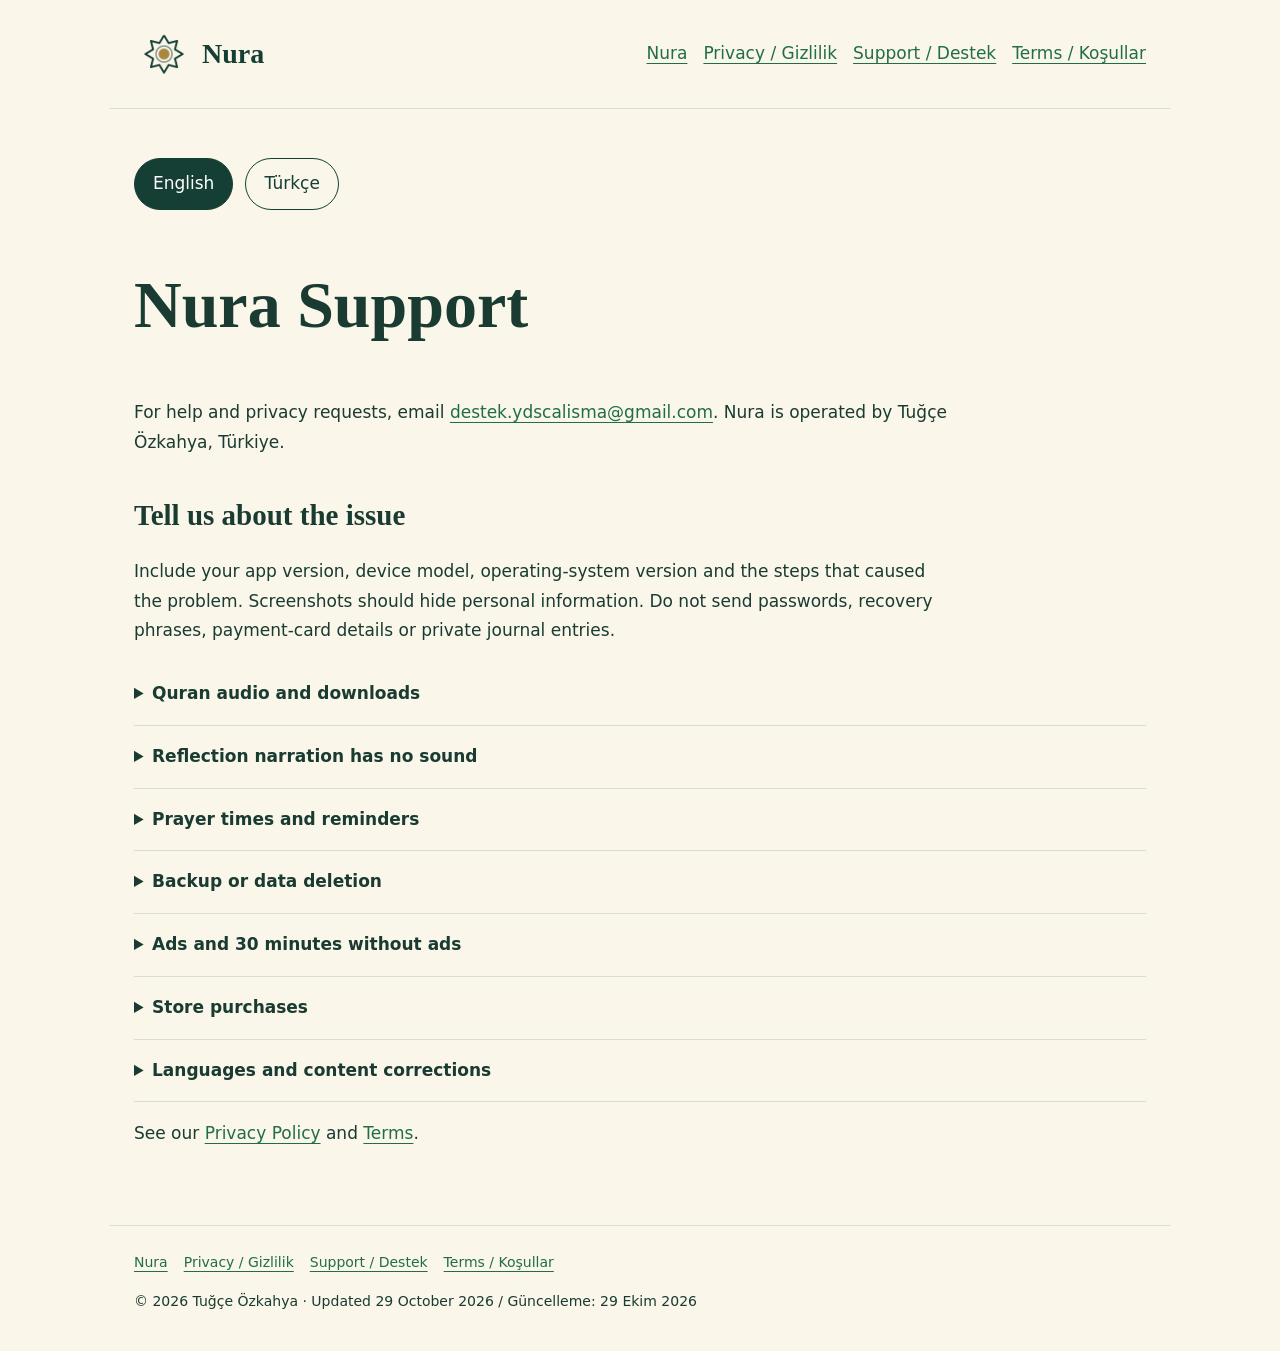
<file: nura/support/index.html>
<!doctype html>
<html lang="en"><head><meta charset="utf-8"><meta name="viewport" content="width=device-width,initial-scale=1"><title>Support · Nura</title><meta name="description" content="Nura — Muslim women's wellbeing, Quran and reflection. Official support and information from Tuğçe Özkahya."><link rel="stylesheet" href="/nura/assets/style.css"><script src="/nura/assets/language.js" defer></script></head><body><header><a class="brand" href="/nura/"><img src="/nura/assets/logo.png" alt="Nura" width="60" height="60">Nura</a><nav aria-label="Main"><a href="/nura/">Nura</a><a href="/nura/privacy/">Privacy / Gizlilik</a><a href="/nura/support/">Support / Destek</a><a href="/nura/terms/">Terms / Koşullar</a></nav></header><main><div class="lang" aria-label="Language"><button data-language="en" aria-pressed="true">English</button><button data-language="tr" aria-pressed="false">Türkçe</button></div><section lang="en"><h1>Nura Support</h1><p>For help and privacy requests, email <a href="mailto:destek.ydscalisma@gmail.com">destek.ydscalisma@gmail.com</a>. Nura is operated by Tuğçe Özkahya, Türkiye.</p><h2>Tell us about the issue</h2><p>Include your app version, device model, operating-system version and the steps that caused the problem. Screenshots should hide personal information. Do not send passwords, recovery phrases, payment-card details or private journal entries.</p><details><summary>Quran audio and downloads</summary><p>Streaming and new downloads need internet access. Check media volume and connection, then retry the surah. Downloaded surahs can play offline. Recitation is provided by MP3Quran in Mishary Alafasy's voice; audio is full-surah, not synchronized verse by verse.</p></details><details><summary>Reflection narration has no sound</summary><p>Increase media volume and check whether audio is routed to Bluetooth headphones. In the reading's voice selector, choose a voice available for the reading language. Voice quality and availability depend on your device's speech settings.</p></details><details><summary>Prayer times and reminders</summary><p>Check your selected city, calculation method, device time and time zone. A manual city does not require location permission. Check notification permission and system notification settings. Compare calculated times with your local timetable.</p></details><details><summary>Backup or data deletion</summary><p>Use manual encrypted backups before changing devices or removing the app, and keep the recovery phrase separately. Delete local notes within the app. If optional accounts are available, account deletion and local-data deletion are separate. Removing an app does not erase copies exported to another provider.</p></details><details><summary>Ads and 30 minutes without ads</summary><p>The optional rewarded offer is on Discover and the Premium information page when eligible. The reward starts after successful ad completion, not simply closing an ad. Ad availability depends on connection and privacy eligibility. This is temporary ad-free access, not a paid subscription.</p></details><details><summary>Store purchases</summary><p>If your app offers store subscriptions, use the same store account to restore them. Manage any existing subscription through <a href="https://apps.apple.com/account/subscriptions">Apple</a> or <a href="https://play.google.com/store/account/subscriptions">Google Play</a>. Deleting app data or an optional Nura account does not cancel store billing. Products and prices are shown only when purchases are available.</p></details><details><summary>Languages and content corrections</summary><p>Change the interface language in Settings. For Quran text or translation corrections, include language, surah and verse number. For other content, include its title. Please omit private journal text.</p></details><p>See our <a href="/nura/privacy/">Privacy Policy</a> and <a href="/nura/terms/">Terms</a>.</p></section><section lang="tr"><h1>Nura Destek</h1><p>Yardım ve gizlilik talepleri için <a href="mailto:destek.ydscalisma@gmail.com">destek.ydscalisma@gmail.com</a> adresine yazın. Nura'nın işletmecisi Tuğçe Özkahya, Türkiye'dir.</p><h2>Sorunu iletirken</h2><p>Uygulama sürümü, cihaz modeli, işletim sistemi ve sorunu oluşturan adımları belirtin. Ekran görüntülerinde kişisel bilgileri gizleyin. Parola, kurtarma ifadesi, kart bilgisi veya özel günlük notu göndermeyin.</p><details><summary>Kur’an sesi ve indirmeler</summary><p>Akış ve yeni indirmeler internet gerektirir. Medya sesini ve bağlantıyı kontrol edip sureyi yeniden deneyin. İndirilen sureler çevrimdışı çalınabilir. MP3Quran üzerinden Mishary Alafasy tilaveti sunulur; kayıtlar sure halindedir, ayet ayet eşleştirilmez.</p></details><details><summary>Tefekkür seslendirmesinden ses gelmiyor</summary><p>Medya sesini artırın ve sesin Bluetooth kulaklığa yönlenip yönlenmediğini kontrol edin. Okumadaki ses seçicisinden metnin diline uygun, cihazda mevcut bir ses seçin. Kalite ve kullanılabilirlik cihazın seslendirme ayarlarına bağlıdır.</p></details><details><summary>Namaz vakitleri ve hatırlatmalar</summary><p>Şehir, hesaplama yöntemi, cihaz saati ve saat dilimini kontrol edin. Elle şehir seçimi konum izni istemez. Bildirim iznini ve sistem bildirim ayarlarını kontrol edin. Hesaplanan vakitleri yerel takviminizle karşılaştırın.</p></details><details><summary>Yedekleme ve veri silme</summary><p>Cihaz değiştirmeden veya uygulamayı kaldırmadan önce elle şifreli yedek oluşturun; kurtarma ifadesini ayrı saklayın. Yerel notları uygulamada silebilirsiniz. İsteğe bağlı hesaplar sunuluyorsa hesap silme ve yerel veri silme ayrıdır. Uygulamayı kaldırmak dışa aktarılmış kopyaları silmez.</p></details><details><summary>Reklamlar ve 30 dakika reklamsız kullanım</summary><p>Uygun olduğunda isteğe bağlı ödüllü teklif Keşfet'te ve Premium bilgi sayfasında bulunur. Süre reklamı yalnızca kapatınca değil, başarıyla tamamlayınca başlar. Reklam bulunması bağlantı ve gizlilik uygunluğuna bağlıdır. Bu geçici reklamsız kullanım ücretli abonelik değildir.</p></details><details><summary>Mağaza satın alımları</summary><p>Uygulamanız mağaza abonelikleri sunuyorsa geri yüklemek için aynı mağaza hesabını kullanın. Mevcut aboneliklerinizi <a href="https://apps.apple.com/account/subscriptions">Apple</a> veya <a href="https://play.google.com/store/account/subscriptions">Google Play</a> üzerinden yönetin. Uygulama verisini veya Nura hesabını silmek mağaza ödemesini iptal etmez. Ürün/fiyatlar yalnızca satın alım sunulduğunda gösterilir.</p></details><details><summary>Diller ve içerik düzeltmeleri</summary><p>Arayüz dilini Ayarlar'dan değiştirin. Kur’an veya meal düzeltmelerinde dil, sure ve ayet numarasını; diğer içeriklerde başlığı belirtin. Özel günlük metni eklemeyin.</p></details><p><a href="/nura/privacy/">Gizlilik Politikası</a> ve <a href="/nura/terms/">Kullanım Koşulları</a>.</p></section></main><footer><nav aria-label="Main"><a href="/nura/">Nura</a><a href="/nura/privacy/">Privacy / Gizlilik</a><a href="/nura/support/">Support / Destek</a><a href="/nura/terms/">Terms / Koşullar</a></nav><p>© 2026 Tuğçe Özkahya · Updated 29 October 2026 / Güncelleme: 29 Ekim 2026</p></footer></body></html>
</file>
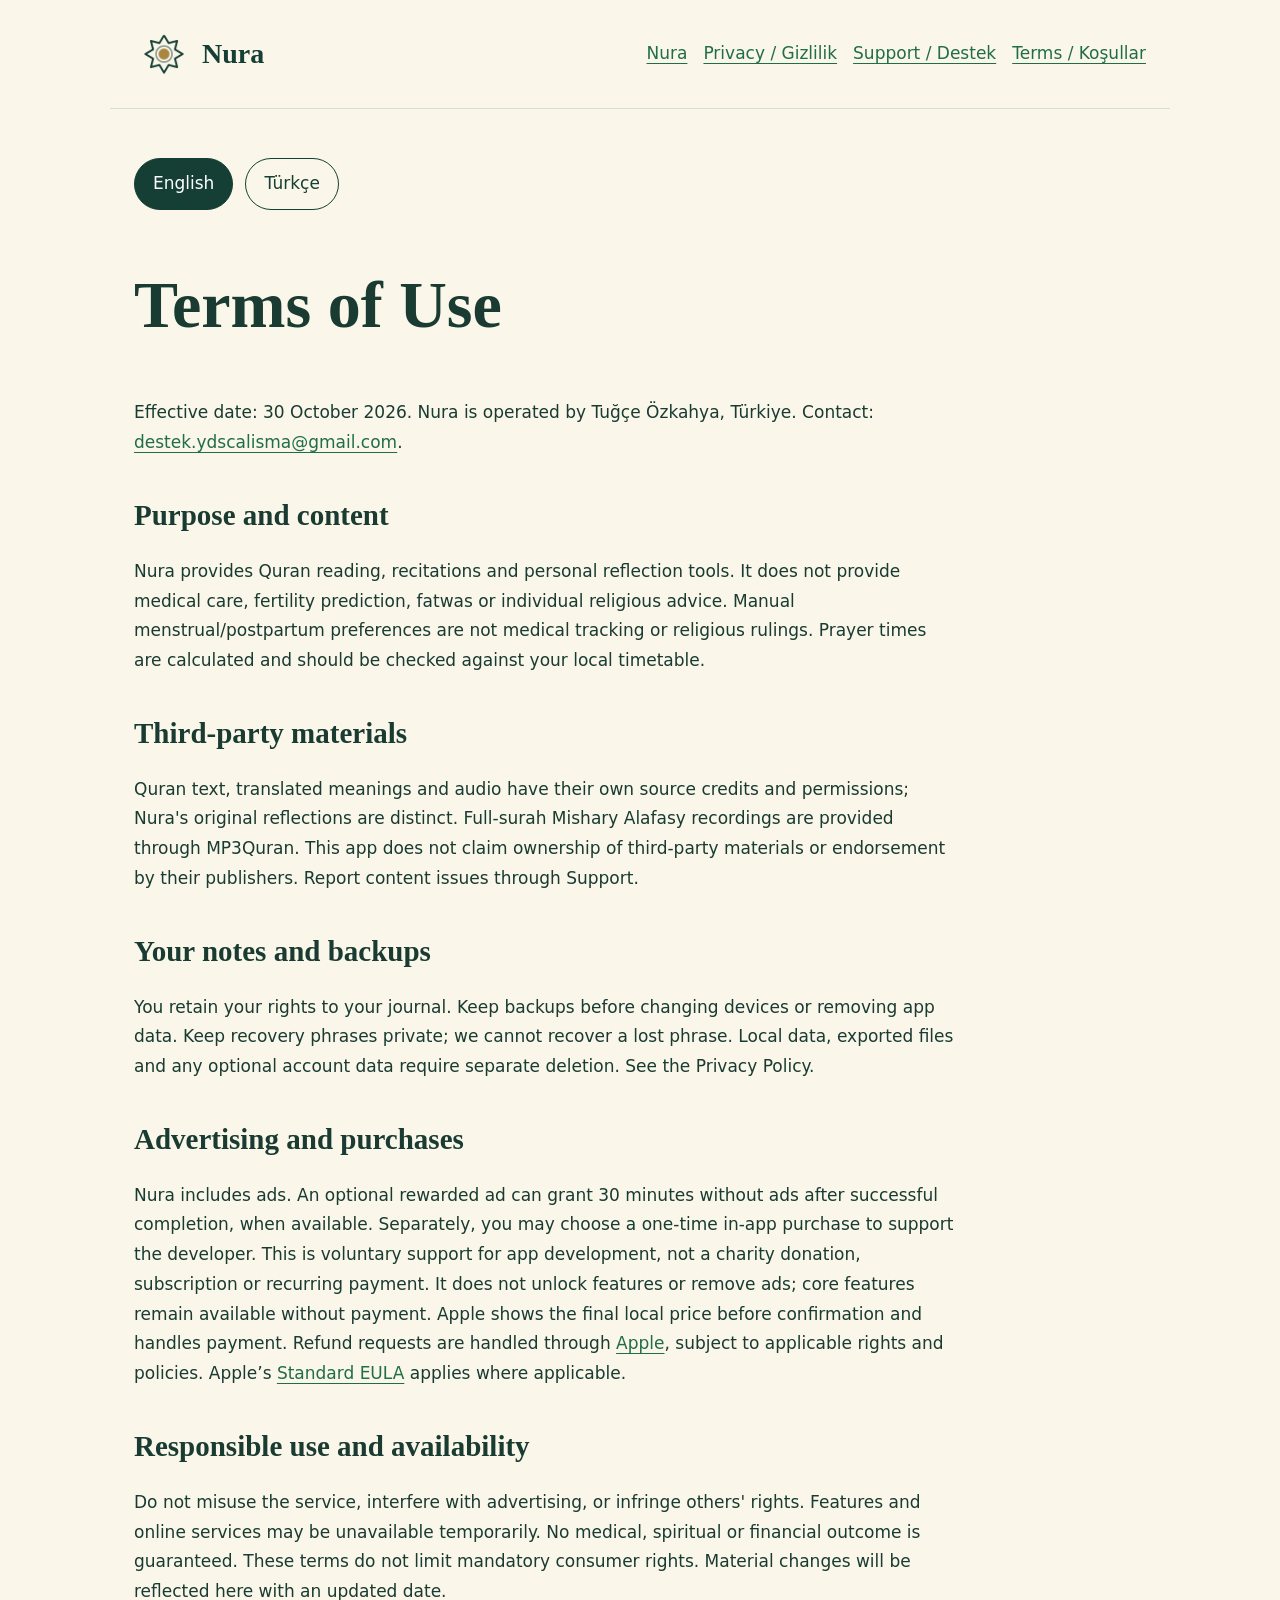
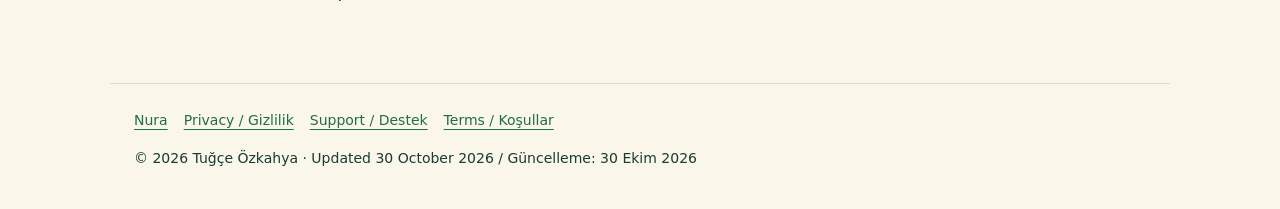
<file: nura/terms/index.html>
<!doctype html>
<html lang="en"><head><meta charset="utf-8"><meta name="viewport" content="width=device-width,initial-scale=1"><title>Terms of Use · Nura</title><meta name="description" content="Nura — Muslim women's wellbeing, Quran and reflection. Official support and information from Tuğçe Özkahya."><link rel="stylesheet" href="/nura/assets/style.css"><script src="/nura/assets/language.js" defer></script></head><body><header><a class="brand" href="/nura/"><img src="/nura/assets/logo.png" alt="Nura" width="60" height="60">Nura</a><nav aria-label="Main"><a href="/nura/">Nura</a><a href="/nura/privacy/">Privacy / Gizlilik</a><a href="/nura/support/">Support / Destek</a><a href="/nura/terms/">Terms / Koşullar</a></nav></header><main><div class="lang" aria-label="Language"><button data-language="en" aria-pressed="true">English</button><button data-language="tr" aria-pressed="false">Türkçe</button></div><section lang="en"><h1>Terms of Use</h1><p>Effective date: 30 October 2026. Nura is operated by Tuğçe Özkahya, Türkiye. Contact: <a href="mailto:destek.ydscalisma@gmail.com">destek.ydscalisma@gmail.com</a>.</p><h2>Purpose and content</h2><p>Nura provides Quran reading, recitations and personal reflection tools. It does not provide medical care, fertility prediction, fatwas or individual religious advice. Manual menstrual/postpartum preferences are not medical tracking or religious rulings. Prayer times are calculated and should be checked against your local timetable.</p><h2>Third-party materials</h2><p>Quran text, translated meanings and audio have their own source credits and permissions; Nura's original reflections are distinct. Full-surah Mishary Alafasy recordings are provided through MP3Quran. This app does not claim ownership of third-party materials or endorsement by their publishers. Report content issues through Support.</p><h2>Your notes and backups</h2><p>You retain your rights to your journal. Keep backups before changing devices or removing app data. Keep recovery phrases private; we cannot recover a lost phrase. Local data, exported files and any optional account data require separate deletion. See the Privacy Policy.</p><h2>Advertising and purchases</h2><p>Nura includes ads. An optional rewarded ad can grant 30 minutes without ads after successful completion, when available. Separately, you may choose a one-time in-app purchase to support the developer. This is voluntary support for app development, not a charity donation, subscription or recurring payment. It does not unlock features or remove ads; core features remain available without payment. Apple shows the final local price before confirmation and handles payment. Refund requests are handled through <a href="https://reportaproblem.apple.com/">Apple</a>, subject to applicable rights and policies. Apple’s <a href="https://www.apple.com/legal/internet-services/itunes/dev/stdeula/">Standard EULA</a> applies where applicable.</p><h2>Responsible use and availability</h2><p>Do not misuse the service, interfere with advertising, or infringe others' rights. Features and online services may be unavailable temporarily. No medical, spiritual or financial outcome is guaranteed. These terms do not limit mandatory consumer rights. Material changes will be reflected here with an updated date.</p></section><section lang="tr"><h1>Kullanım Koşulları</h1><p>Yürürlük tarihi: 30 Ekim 2026. Nura'nın işletmecisi Tuğçe Özkahya, Türkiye'dir. İletişim: <a href="mailto:destek.ydscalisma@gmail.com">destek.ydscalisma@gmail.com</a>.</p><h2>Amaç ve içerik</h2><p>Nura Kur’an okuma, tilavet ve kişisel tefekkür araçları sunar. Tıbbi hizmet, doğurganlık tahmini, fetva veya kişiye özel dinî danışmanlık sunmaz. Elle seçilen regl/lohusalık tercihleri tıbbi takip veya dinî hüküm değildir. Namaz vakitleri hesaplanır; yerel takviminizle kontrol edin.</p><h2>Üçüncü taraf içerikler</h2><p>Kur’an metni, mealler ve ses kayıtlarının kaynakları ve izinleri ayrıdır; Nura'nın özgün tefekkürleri ayrı sunulur. Mishary Alafasy sure kayıtları MP3Quran üzerinden sağlanır. Uygulama üçüncü taraf içeriklerin sahibi olduğunu veya sağlayıcıların resmî onayını iddia etmez. İçerik sorunlarını Destek üzerinden bildirin.</p><h2>Notlarınız ve yedekler</h2><p>Günlüğünüz üzerindeki haklarınız size aittir. Cihaz değiştirmeden veya verileri silmeden önce yedek alın. Kurtarma ifadenizi gizli tutun; kaybolan ifadeyi kurtaramayız. Yerel veriler, dışa aktarılan dosyalar ve isteğe bağlı hesap verileri ayrı silinmelidir. Gizlilik Politikasına bakın.</p><h2>Reklamlar ve satın alımlar</h2><p>Nura reklam içerir. Mevcut olduğunda başarıyla tamamlanan isteğe bağlı ödüllü reklam, 30 dakika reklamsız kullanım sağlayabilir. Ayrıca geliştiriciye destek için tek seferlik uygulama içi satın alım seçebilirsin. Bu, uygulama geliştirmeye gönüllü destektir; hayır kurumu bağışı, abonelik veya yinelenen ödeme değildir. Ek özellik açmaz ve reklamları kaldırmaz; temel özellikler ödeme yapmadan kullanılabilir. Son yerel fiyatı onaydan önce Apple gösterir ve ödemeyi işler. İade talepleri, geçerli haklar ve politikalara göre <a href="https://reportaproblem.apple.com/">Apple</a> üzerinden iletilir. Uygulanabildiği ölçüde Apple’ın <a href="https://www.apple.com/legal/internet-services/itunes/dev/stdeula/">Standart EULA</a> koşulları geçerlidir.</p><h2>Sorumlu kullanım ve erişim</h2><p>Hizmeti kötüye kullanmayın, reklamlara müdahale etmeyin veya başkalarının haklarını ihlal etmeyin. Özellikler ve çevrimiçi hizmetler geçici olarak kullanılamayabilir. Tıbbi, manevi veya maddi sonuç garantisi verilmez. Zorunlu tüketici haklarınız saklıdır. Önemli değişiklikler yeni tarihle burada yayımlanır.</p></section></main><footer><nav aria-label="Main"><a href="/nura/">Nura</a><a href="/nura/privacy/">Privacy / Gizlilik</a><a href="/nura/support/">Support / Destek</a><a href="/nura/terms/">Terms / Koşullar</a></nav><p>© 2026 Tuğçe Özkahya · Updated 30 October 2026 / Güncelleme: 30 Ekim 2026</p></footer></body></html>
</file>
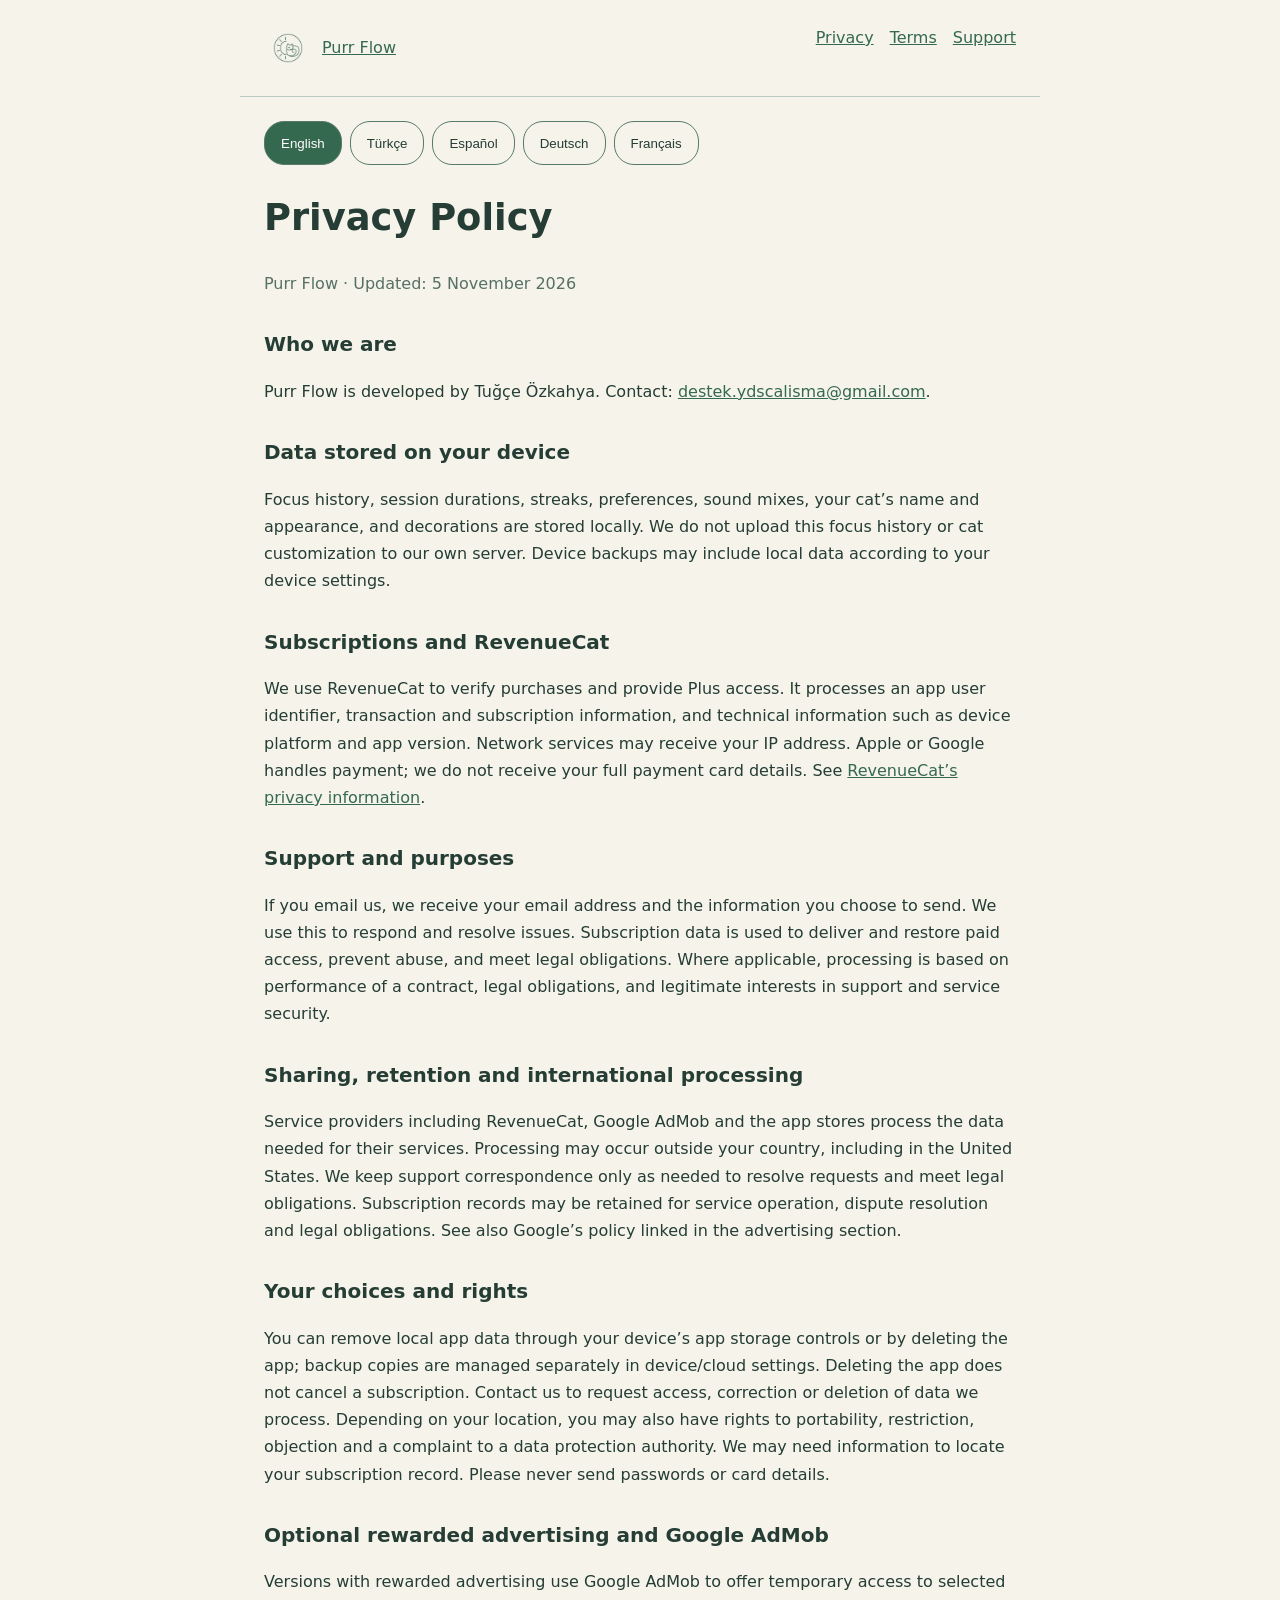
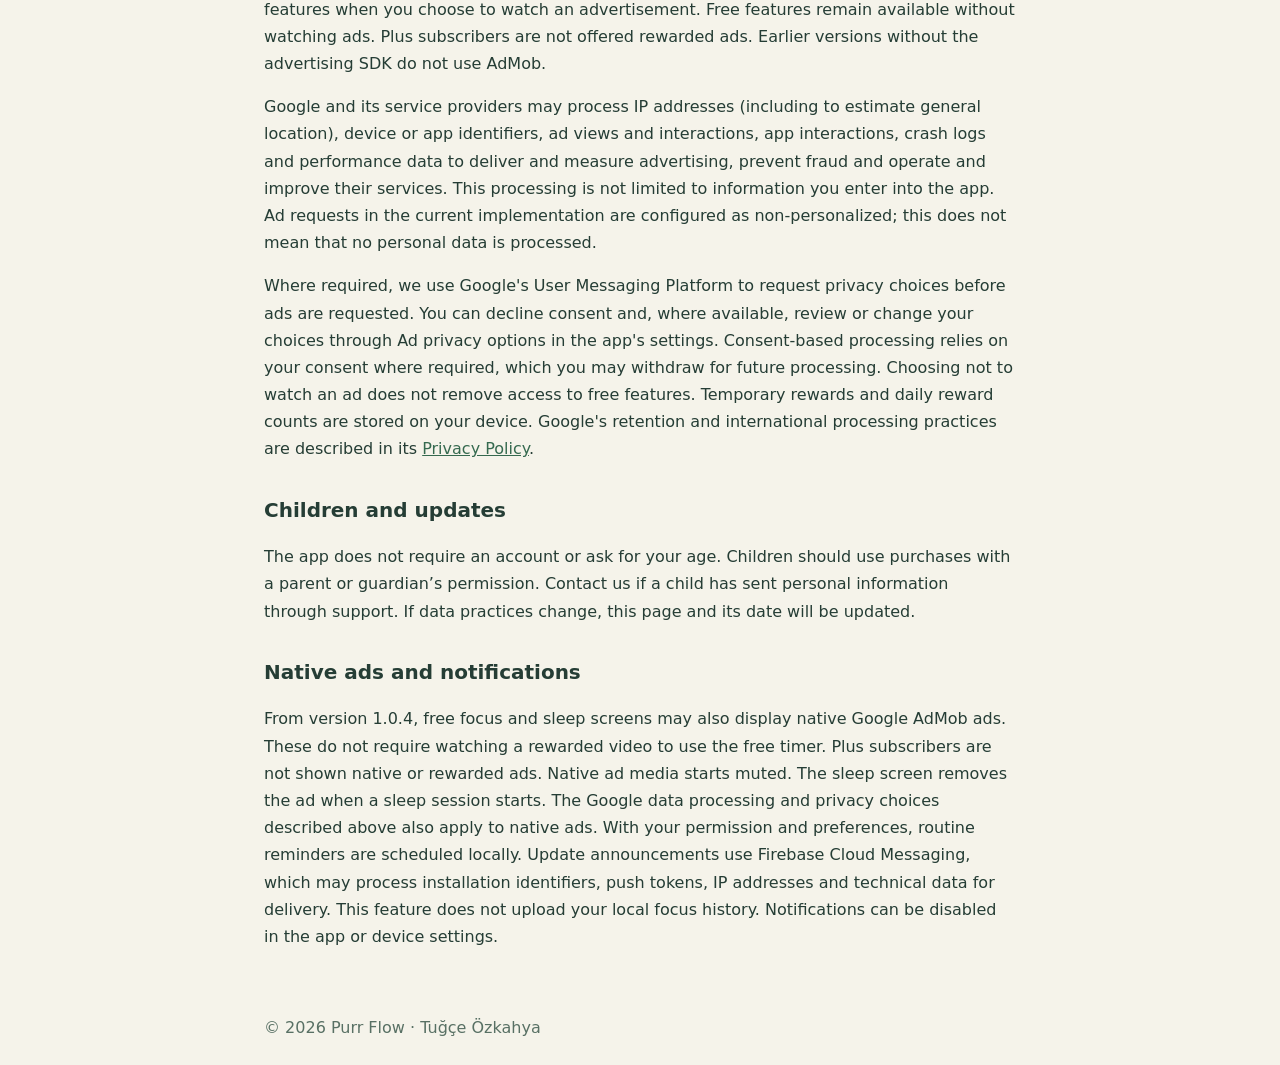
<file: purrflow/privacy/index.html>
<!doctype html><html lang="en"><head><meta charset="utf-8"><meta name="viewport" content="width=device-width,initial-scale=1"><title>Privacy Policy | Purr Flow</title><meta name="description" content="Purr Flow Privacy Policy. English, Türkçe, Español, Deutsch, Français."><style>*{box-sizing:border-box}body{margin:0;background:#f5f3ea;color:#253d35;font:16px/1.7 system-ui,sans-serif}header,main,footer{max-width:800px;margin:auto;padding:24px}header{display:flex;justify-content:space-between;flex-wrap:wrap;border-bottom:1px solid #bccbc2}nav{display:flex;gap:16px;flex-wrap:wrap}a{color:#35694f}h1{font-size:2.3rem;line-height:1.2}h2{font-size:1.25rem;margin-top:30px}.meta,footer{color:#587064}[aria-pressed="true"]{background:#35694f;color:#fff}.languages{display:flex;flex-wrap:wrap;gap:8px}a,button{touch-action:manipulation}p{overflow-wrap:anywhere}button{min-height:44px;padding:8px 16px;border:1px solid #577a69;border-radius:20px;background:transparent;color:inherit;cursor:pointer}img{width:48px;vertical-align:middle;margin-right:10px}[hidden]{display:none!important}@media(prefers-color-scheme:dark){body{background:#182721;color:#edf3ec}a{color:#a8d4ba}.meta,footer{color:#afc1b5}}</style></head><body><header><a href="../support/"><img src="../logo.png" alt="">Purr Flow</a><nav><a href="../privacy/">Privacy / Gizlilik</a><a href="../terms/">Terms / Koşullar</a><a href="../support/">Support / Destek</a></nav></header><main><div class="languages" aria-label="Language"><button type="button" lang="en" data-choice="en" onclick="setLang('en')">English</button><button type="button" lang="tr" data-choice="tr" onclick="setLang('tr')">Türkçe</button><button type="button" lang="es" data-choice="es" onclick="setLang('es')">Español</button><button type="button" lang="de" data-choice="de" onclick="setLang('de')">Deutsch</button><button type="button" lang="fr" data-choice="fr" onclick="setLang('fr')">Français</button></div>
<article lang="en" data-lang="en" ><h1>Privacy Policy</h1><p class="meta">Purr Flow · Updated: 5 November 2026</p><h2>Who we are</h2><p>Purr Flow is developed by Tuğçe Özkahya. Contact: <a href="mailto:destek.ydscalisma@gmail.com">destek.ydscalisma@gmail.com</a>.</p><h2>Data stored on your device</h2><p>Focus history, session durations, streaks, preferences, sound mixes, your cat’s name and appearance, and decorations are stored locally. We do not upload this focus history or cat customization to our own server. Device backups may include local data according to your device settings.</p><h2>Subscriptions and RevenueCat</h2><p>We use RevenueCat to verify purchases and provide Plus access. It processes an app user identifier, transaction and subscription information, and technical information such as device platform and app version. Network services may receive your IP address. Apple or Google handles payment; we do not receive your full payment card details. See <a href="https://www.revenuecat.com/privacy">RevenueCat’s privacy information</a>.</p><h2>Support and purposes</h2><p>If you email us, we receive your email address and the information you choose to send. We use this to respond and resolve issues. Subscription data is used to deliver and restore paid access, prevent abuse, and meet legal obligations. Where applicable, processing is based on performance of a contract, legal obligations, and legitimate interests in support and service security.</p><h2>Sharing, retention and international processing</h2><p>Service providers including RevenueCat, Google AdMob and the app stores process the data needed for their services. Processing may occur outside your country, including in the United States. We keep support correspondence only as needed to resolve requests and meet legal obligations. Subscription records may be retained for service operation, dispute resolution and legal obligations. See also Google’s policy linked in the advertising section.</p><h2>Your choices and rights</h2><p>You can remove local app data through your device’s app storage controls or by deleting the app; backup copies are managed separately in device/cloud settings. Deleting the app does not cancel a subscription. Contact us to request access, correction or deletion of data we process. Depending on your location, you may also have rights to portability, restriction, objection and a complaint to a data protection authority. We may need information to locate your subscription record. Please never send passwords or card details.</p><h2>Optional rewarded advertising and Google AdMob</h2><p>Versions with rewarded advertising use Google AdMob to offer temporary access to selected features when you choose to watch an advertisement. Free features remain available without watching ads. Plus subscribers are not offered rewarded ads. Earlier versions without the advertising SDK do not use AdMob.</p><p>Google and its service providers may process IP addresses (including to estimate general location), device or app identifiers, ad views and interactions, app interactions, crash logs and performance data to deliver and measure advertising, prevent fraud and operate and improve their services. This processing is not limited to information you enter into the app. Ad requests in the current implementation are configured as non-personalized; this does not mean that no personal data is processed.</p><p>Where required, we use Google's User Messaging Platform to request privacy choices before ads are requested. You can decline consent and, where available, review or change your choices through Ad privacy options in the app's settings. Consent-based processing relies on your consent where required, which you may withdraw for future processing. Choosing not to watch an ad does not remove access to free features. Temporary rewards and daily reward counts are stored on your device. Google's retention and international processing practices are described in its <a href="https://policies.google.com/privacy">Privacy Policy</a>.</p><h2>Children and updates</h2><p>The app does not require an account or ask for your age. Children should use purchases with a parent or guardian’s permission. Contact us if a child has sent personal information through support. If data practices change, this page and its date will be updated.</p><h2>Native ads and notifications</h2><p>From version 1.0.4, free focus and sleep screens may also display native Google AdMob ads. These do not require watching a rewarded video to use the free timer. Plus subscribers are not shown native or rewarded ads. Native ad media starts muted. The sleep screen removes the ad when a sleep session starts. The Google data processing and privacy choices described above also apply to native ads. With your permission and preferences, routine reminders are scheduled locally. Update announcements use Firebase Cloud Messaging, which may process installation identifiers, push tokens, IP addresses and technical data for delivery. This feature does not upload your local focus history. Notifications can be disabled in the app or device settings.</p></article>
<article lang="tr" data-lang="tr" hidden><h1>Gizlilik Politikası</h1><p class="meta">Purr Flow · Güncelleme: 5 Kasım 2026</p><h2>Biz kimiz</h2><p>Purr Flow, Tuğçe Özkahya tarafından geliştirilir. İletişim: <a href="mailto:destek.ydscalisma@gmail.com">destek.ydscalisma@gmail.com</a>.</p><h2>Cihazında saklanan veriler</h2><p>Odak geçmişi, seans süreleri, seriler, tercihler, ses miksleri, kedinin adı ve görünümü ile dekorlar yerel olarak saklanır. Bu odak geçmişini veya kedi özelleştirmelerini kendi sunucumuza yüklemiyoruz. Cihaz ayarlarına göre yerel veriler cihaz yedeklerine dahil olabilir.</p><h2>Abonelikler ve RevenueCat</h2><p>Satın alımları doğrulamak ve Plus erişimini sağlamak için RevenueCat kullanıyoruz. Uygulama kullanıcı kimliği, işlem ve abonelik bilgileri ile cihaz platformu ve uygulama sürümü gibi teknik bilgiler işlenir. Ağ hizmetleri IP adresini alabilir. Ödemeyi Apple veya Google işler; tam kart bilgilerin bize ulaşmaz. <a href="https://www.revenuecat.com/privacy">RevenueCat gizlilik bilgileri</a>.</p><h2>Destek ve amaçlar</h2><p>E-posta gönderdiğinde e-posta adresini ve paylaşmayı seçtiğin bilgileri alırız. Bunları yanıt vermek ve sorunları çözmek için kullanırız. Abonelik verileri ücretli erişimi sunmak ve geri yüklemek, kötüye kullanımı önlemek ve yasal yükümlülükleri yerine getirmek için kullanılır. Uygulanabilir olduğu ölçüde işleme; sözleşmenin ifası, yasal yükümlülükler ve destek ile hizmet güvenliğindeki meşru menfaatlere dayanır.</p><h2>Paylaşım, saklama ve uluslararası işleme</h2><p>RevenueCat, Google AdMob ve uygulama mağazaları dahil hizmet sağlayıcılar, hizmetleri için gerekli verileri işler. Veriler ABD dahil ülken dışında işlenebilir. Destek yazışmalarını talepleri çözmek ve yasal yükümlülükleri yerine getirmek için gerekli olduğu sürece saklarız. Abonelik kayıtları hizmetin sunumu, uyuşmazlık çözümü ve yasal yükümlülükler için saklanabilir. Reklam bölümünde bağlantısı bulunan Google politikasına da bakabilirsin.</p><h2>Seçimlerin ve hakların</h2><p>Yerel uygulama verilerini cihazın uygulama depolama ayarlarından veya uygulamayı silerek kaldırabilirsin; yedek kopyalar cihaz/bulut ayarlarından ayrıca yönetilir. Uygulamayı silmek aboneliği iptal etmez. İşlediğimiz verilere erişim, düzeltme veya silme talepleri için bize ulaşabilirsin. Bulunduğun yere göre taşıma, işlemeyi kısıtlama, itiraz ve veri koruma kurumuna şikâyet hakların da olabilir. Abonelik kaydını bulmak için ek bilgi gerekebilir. Parola veya kart bilgisi gönderme.</p><h2>İsteğe bağlı ödüllü reklamlar ve Google AdMob</h2><p>Ödüllü reklam içeren sürümler, bir reklam izlemeyi seçtiğinde belirli özelliklere geçici erişim sunmak için Google AdMob kullanır. Ücretsiz özellikler reklam izlemeden kullanılabilir. Plus abonelerine ödüllü reklam önerilmez. Reklam SDK’sı içermeyen önceki sürümler AdMob kullanmaz.</p><p>Google ve hizmet sağlayıcıları; reklam sunmak ve ölçmek, dolandırıcılığı önlemek, hizmetlerini işletmek ve iyileştirmek için IP adreslerini (yaklaşık konum tahmini dahil), cihaz veya uygulama tanımlayıcılarını, reklam görüntülemelerini ve etkileşimlerini, uygulama etkileşimlerini, çökme kayıtlarını ve performans verilerini işleyebilir. Bu işleme yalnızca uygulamaya girdiğin bilgilerle sınırlı değildir. Mevcut uygulamada reklam istekleri kişiselleştirilmemiş olarak yapılandırılır; bu, kişisel veri işlenmediği anlamına gelmez.</p><p>Gerekli durumlarda, reklam istenmeden önce gizlilik tercihlerini sormak için Google User Messaging Platform kullanırız. Onayı reddedebilir, sunulduğu yerlerde uygulama ayarlarındaki Reklam gizlilik seçenekleri üzerinden tercihlerini inceleyebilir veya değiştirebilirsin. Onay gerektiren işleme onayına dayanır; gelecekteki işleme için bu onayı geri çekebilirsin. Reklam izlememek ücretsiz özelliklere erişimini kaldırmaz. Geçici ödüller ve günlük ödül sayısı cihazında saklanır. Google’ın saklama ve uluslararası işleme uygulamaları <a href="https://policies.google.com/privacy">Gizlilik Politikası</a> içinde açıklanır.</p><h2>Çocuklar ve güncellemeler</h2><p>Uygulama hesap oluşturmanı gerektirmez veya yaşını sormaz. Çocukların satın alımları ebeveyn ya da veli izniyle kullanması gerekir. Bir çocuk destek üzerinden kişisel bilgi gönderdiyse bize ulaş. Veri uygulamaları değişirse bu sayfa ve tarihi güncellenir.</p><h2>Native reklamlar ve bildirimler</h2><p>1.0.4 sürümünden itibaren ücretsiz odak ve uyku ekranlarında Google AdMob native reklamları da gösterilebilir. Ücretsiz sayacı kullanmak için ödüllü video izlemek gerekmez. Plus abonelerine native veya ödüllü reklam gösterilmez. Native reklam medyası sessiz başlar. Uyku seansı başlatıldığında reklam kartı kaldırılır. Yukarıda açıklanan Google veri işleme uygulamaları ve gizlilik tercihleri native reklamlar için de geçerlidir. İznin ve tercihlerin doğrultusunda rutin hatırlatmaları cihazda planlanır. Güncelleme duyuruları Firebase Cloud Messaging kullanır; teslimat için kurulum kimlikleri, bildirim token’ları, IP adresleri ve teknik veriler işlenebilir. Bu özellik yerel odak geçmişini yüklemez. Bildirimleri uygulama veya cihaz ayarlarından kapatabilirsin.</p></article>
<article lang="es" data-lang="es" hidden><h1>Política de Privacidad</h1><p class="meta">Purr Flow · Actualizada: 5 de noviembre de 2026</p><h2>Quiénes somos</h2><p>Purr Flow está desarrollada por Tuğçe Özkahya. Contacto: <a href="mailto:destek.ydscalisma@gmail.com">destek.ydscalisma@gmail.com</a>.</p><h2>Datos almacenados en tu dispositivo</h2><p>El historial de concentración, las duraciones de las sesiones, las rachas, las preferencias, las mezclas de sonidos, el nombre y aspecto de tu gato y las decoraciones se guardan localmente. No subimos este historial ni la personalización del gato a nuestro propio servidor. Las copias de seguridad del dispositivo pueden incluir estos datos según tus ajustes.</p><h2>Suscripciones y RevenueCat</h2><p>Utilizamos RevenueCat para verificar compras y proporcionar acceso a Plus. Trata un identificador de usuario de la aplicación, información de transacciones y suscripciones y datos técnicos, como la plataforma del dispositivo y la versión de la aplicación. Los servicios de red pueden recibir tu dirección IP. Apple o Google procesa el pago; no recibimos los datos completos de tu tarjeta. Consulta <a href="https://www.revenuecat.com/privacy">RevenueCat</a>.</p><h2>Soporte y finalidades</h2><p>Si nos escribes por correo electrónico, recibimos tu dirección y la información que decidas compartir. La utilizamos para responder y resolver problemas. Los datos de suscripción sirven para proporcionar y restaurar el acceso de pago, prevenir abusos y cumplir obligaciones legales. Cuando corresponde, el tratamiento se basa en la ejecución de un contrato, obligaciones legales e intereses legítimos de asistencia y seguridad del servicio.</p><h2>Comunicación, conservación y tratamiento internacional</h2><p>Los proveedores, incluidos RevenueCat, Google AdMob y las tiendas de aplicaciones, tratan los datos necesarios para sus servicios. El tratamiento puede realizarse fuera de tu país, incluidos los Estados Unidos. Conservamos la correspondencia de soporte mientras sea necesario para resolver solicitudes y cumplir obligaciones legales. Los registros de suscripción pueden conservarse para operar el servicio, resolver disputas y cumplir obligaciones legales. Consulta también la política de Google enlazada en la sección de publicidad.</p><h2>Tus opciones y derechos</h2><p>Puedes eliminar los datos locales mediante los controles de almacenamiento del dispositivo o desinstalando la aplicación; las copias de seguridad se gestionan por separado en los ajustes del dispositivo o de la nube. Desinstalar no cancela una suscripción. Contacta con nosotros para solicitar acceso, rectificación o supresión de los datos que tratamos. Según tu ubicación, también puedes tener derechos de portabilidad, limitación, oposición y reclamación ante una autoridad de protección de datos. Podemos necesitar información para localizar tu registro de suscripción. No envíes contraseñas ni datos de tarjetas.</p><h2>Publicidad recompensada opcional y Google AdMob</h2><p>Las versiones con publicidad recompensada utilizan Google AdMob para ofrecer acceso temporal a determinadas funciones cuando decides ver un anuncio. Las funciones gratuitas siguen disponibles sin ver anuncios. No se ofrecen anuncios recompensados a los suscriptores de Plus. Las versiones anteriores sin el SDK publicitario no utilizan AdMob.</p><p>Google y sus proveedores pueden tratar direcciones IP (también para estimar la ubicación general), identificadores del dispositivo o de la aplicación, visualizaciones e interacciones con anuncios, interacciones con la aplicación, registros de fallos y datos de rendimiento para mostrar y medir publicidad, prevenir el fraude y operar y mejorar sus servicios. Este tratamiento no se limita a la información que introduces en la aplicación. En la implementación actual, las solicitudes de anuncios se configuran como no personalizadas; esto no significa que no se traten datos personales.</p><p>Cuando es necesario, utilizamos User Messaging Platform de Google para solicitar tus preferencias de privacidad antes de solicitar anuncios. Puedes rechazar el consentimiento y, cuando esté disponible, revisar o cambiar tus decisiones en las opciones de privacidad de anuncios de los ajustes de la aplicación. El tratamiento que requiere consentimiento se basa en tu consentimiento, que puedes retirar para el futuro. No ver un anuncio no elimina el acceso a las funciones gratuitas. Las recompensas temporales y los recuentos diarios se guardan en tu dispositivo. La <a href="https://policies.google.com/privacy">Política de Privacidad de Google</a> describe sus prácticas de conservación y tratamiento internacional.</p><h2>Menores y actualizaciones</h2><p>La aplicación no requiere una cuenta ni solicita tu edad. Los menores deben realizar compras con permiso de su padre, madre o tutor. Contacta con nosotros si un menor ha enviado datos personales a soporte. Si cambian las prácticas de datos, actualizaremos esta página y su fecha.</p><h2>Anuncios nativos y notificaciones</h2><p>Desde la versión 1.0.4, las pantallas gratuitas de concentración y descanso también pueden mostrar anuncios nativos de Google AdMob. No es necesario ver un vídeo con recompensa para usar el temporizador gratuito. Los suscriptores Plus no ven anuncios nativos ni con recompensa. El contenido multimedia comienza sin sonido. El anuncio desaparece al iniciar una sesión de descanso. El tratamiento de datos y las opciones de privacidad de Google descritos arriba también se aplican a estos anuncios. Con tu permiso y preferencias, los recordatorios se programan localmente. Los avisos de actualización usan Firebase Cloud Messaging, que puede tratar identificadores de instalación, tokens, direcciones IP y datos técnicos para la entrega. Esta función no sube tu historial de concentración. Puedes desactivar las notificaciones en la aplicación o en el dispositivo.</p></article>
<article lang="de" data-lang="de" hidden><h1>Datenschutzerklärung</h1><p class="meta">Purr Flow · Aktualisiert: 5. November 2026</p><h2>Wer wir sind</h2><p>Purr Flow wird von Tuğçe Özkahya entwickelt. Kontakt: <a href="mailto:destek.ydscalisma@gmail.com">destek.ydscalisma@gmail.com</a>.</p><h2>Auf deinem Gerät gespeicherte Daten</h2><p>Fokusverlauf, Sitzungsdauer, Serien, Einstellungen, Klangmischungen, Name und Aussehen deiner Katze sowie Dekorationen werden lokal gespeichert. Wir laden diesen Verlauf oder die Katzenanpassungen nicht auf unseren eigenen Server hoch. Gerätesicherungen können je nach deinen Einstellungen lokale Daten enthalten.</p><h2>Abonnements und RevenueCat</h2><p>Wir verwenden RevenueCat, um Käufe zu prüfen und Plus-Zugriff bereitzustellen. RevenueCat verarbeitet eine App-Nutzerkennung, Transaktions- und Abonnementdaten sowie technische Informationen wie Geräteplattform und App-Version. Netzwerkdienste können deine IP-Adresse erhalten. Apple oder Google wickelt die Zahlung ab; wir erhalten keine vollständigen Kartendaten. Siehe <a href="https://www.revenuecat.com/privacy">RevenueCat</a>.</p><h2>Support und Zwecke</h2><p>Wenn du uns eine E-Mail sendest, erhalten wir deine E-Mail-Adresse und die von dir mitgeteilten Informationen. Wir nutzen sie zur Beantwortung und Problemlösung. Abonnementdaten dienen der Bereitstellung und Wiederherstellung kostenpflichtigen Zugriffs, der Missbrauchsprävention und der Erfüllung gesetzlicher Pflichten. Soweit anwendbar, beruhen Verarbeitungen auf Vertragserfüllung, gesetzlichen Pflichten und berechtigten Interessen an Support und Dienstsicherheit.</p><h2>Weitergabe, Aufbewahrung und internationale Verarbeitung</h2><p>Dienstleister wie RevenueCat, Google AdMob und die App-Stores verarbeiten die für ihre Dienste erforderlichen Daten. Die Verarbeitung kann außerhalb deines Landes, auch in den USA, erfolgen. Support-Korrespondenz bewahren wir nur so lange auf, wie es zur Bearbeitung von Anfragen und zur Erfüllung gesetzlicher Pflichten nötig ist. Abonnementdaten können für den Betrieb, die Streitbeilegung und gesetzliche Pflichten aufbewahrt werden. Siehe auch Googles im Werbeabschnitt verlinkte Datenschutzerklärung.</p><h2>Deine Möglichkeiten und Rechte</h2><p>Du kannst lokale App-Daten über die Speichereinstellungen deines Geräts oder durch Löschen der App entfernen; Sicherungskopien verwaltest du separat in den Geräte- oder Cloud-Einstellungen. Das Löschen kündigt kein Abonnement. Kontaktiere uns, um Auskunft, Berichtigung oder Löschung der von uns verarbeiteten Daten zu beantragen. Abhängig von deinem Standort können dir auch Datenübertragbarkeit, Einschränkung, Widerspruch und Beschwerde bei einer Datenschutzbehörde zustehen. Wir benötigen möglicherweise Angaben, um deinen Abonnementeintrag zu finden. Sende niemals Passwörter oder Kartendaten.</p><h2>Freiwillige Anzeigen mit Belohnung und Google AdMob</h2><p>Versionen mit Anzeigen mit Belohnung verwenden Google AdMob, um vorübergehenden Zugriff auf ausgewählte Funktionen anzubieten, wenn du dich entscheidest, eine Anzeige anzusehen. Kostenlose Funktionen bleiben ohne Anzeigen verfügbar. Plus-Abonnenten werden keine Anzeigen mit Belohnung angeboten. Frühere Versionen ohne Werbe-SDK verwenden AdMob nicht.</p><p>Google und seine Dienstleister können IP-Adressen (auch zur Schätzung des ungefähren Standorts), Geräte- oder App-Kennungen, Anzeigenaufrufe und Interaktionen, App-Interaktionen, Absturzprotokolle und Leistungsdaten verarbeiten, um Werbung bereitzustellen und zu messen, Betrug zu verhindern und ihre Dienste zu betreiben und zu verbessern. Dies beschränkt sich nicht auf Daten, die du in der App eingibst. Anzeigenanfragen sind in der aktuellen Implementierung als nicht personalisiert konfiguriert; das bedeutet nicht, dass keine personenbezogenen Daten verarbeitet werden.</p><p>Soweit erforderlich, fragen wir über Googles User Messaging Platform nach deinen Datenschutzeinstellungen, bevor Anzeigen angefordert werden. Du kannst die Einwilligung verweigern und, sofern verfügbar, deine Auswahl über die Werbe-Datenschutzoptionen in den App-Einstellungen überprüfen oder ändern. Einwilligungspflichtige Verarbeitung beruht auf deiner Einwilligung; du kannst diese für die Zukunft widerrufen. Wenn du keine Anzeige ansiehst, behältst du den Zugriff auf kostenlose Funktionen. Vorübergehende Belohnungen und tägliche Zähler werden auf deinem Gerät gespeichert. Googles Aufbewahrung und internationale Verarbeitung werden in seiner <a href="https://policies.google.com/privacy">Datenschutzerklärung</a> beschrieben.</p><h2>Kinder und Änderungen</h2><p>Die App erfordert kein Konto und fragt nicht nach deinem Alter. Kinder sollten Käufe mit Erlaubnis eines Elternteils oder Erziehungsberechtigten nutzen. Kontaktiere uns, wenn ein Kind personenbezogene Daten an den Support gesendet hat. Bei Änderungen der Datenverarbeitung aktualisieren wir diese Seite und ihr Datum.</p><h2>Native Anzeigen und Mitteilungen</h2><p>Ab Version 1.0.4 können die kostenlosen Fokus- und Ruhebildschirme auch native Anzeigen von Google AdMob zeigen. Für den kostenlosen Timer ist kein belohntes Video nötig. Plus-Abonnenten sehen weder native noch belohnte Anzeigen. Anzeigenmedien starten stumm. Beim Start einer Ruhesitzung wird die Anzeige entfernt. Die oben beschriebenen Datenverarbeitungen und Datenschutzeinstellungen von Google gelten auch hierfür. Mit deiner Erlaubnis und deinen Einstellungen werden Erinnerungen lokal geplant. Update-Mitteilungen verwenden Firebase Cloud Messaging. Dabei können Installationskennungen, Push-Tokens, IP-Adressen und technische Zustellungsdaten verarbeitet werden. Dein lokaler Fokusverlauf wird dafür nicht hochgeladen. Mitteilungen kannst du in der App oder den Geräteeinstellungen ausschalten.</p></article>
<article lang="fr" data-lang="fr" hidden><h1>Politique de confidentialité</h1><p class="meta">Purr Flow · Mise à jour : 5 novembre 2026</p><h2>Qui sommes-nous</h2><p>Purr Flow est développée par Tuğçe Özkahya. Contact : <a href="mailto:destek.ydscalisma@gmail.com">destek.ydscalisma@gmail.com</a>.</p><h2>Données stockées sur votre appareil</h2><p>L’historique de concentration, les durées des séances, les séries, les préférences, les mélanges sonores, le nom et l’apparence de votre chat ainsi que les décorations sont stockés localement. Nous ne transférons pas cet historique ni la personnalisation du chat vers notre propre serveur. Les sauvegardes de l’appareil peuvent inclure ces données selon vos réglages.</p><h2>Abonnements et RevenueCat</h2><p>Nous utilisons RevenueCat pour vérifier les achats et fournir l’accès Plus. Il traite un identifiant utilisateur de l’application, les informations de transaction et d’abonnement, et des données techniques telles que la plateforme de l’appareil et la version de l’application. Les services réseau peuvent recevoir votre adresse IP. Apple ou Google traite les paiements ; nous ne recevons pas les coordonnées complètes de votre carte. Voir <a href="https://www.revenuecat.com/privacy">RevenueCat</a>.</p><h2>Assistance et finalités</h2><p>Si vous nous envoyez un e-mail, nous recevons votre adresse et les informations que vous choisissez de transmettre. Nous les utilisons pour répondre et résoudre les problèmes. Les données d’abonnement servent à fournir et restaurer l’accès payant, prévenir les abus et respecter les obligations légales. Lorsque cela s’applique, le traitement repose sur l’exécution d’un contrat, les obligations légales et les intérêts légitimes liés à l’assistance et à la sécurité du service.</p><h2>Partage, conservation et traitement international</h2><p>Les prestataires, dont RevenueCat, Google AdMob et les boutiques d’applications, traitent les données nécessaires à leurs services. Le traitement peut avoir lieu hors de votre pays, notamment aux États-Unis. Nous conservons les échanges avec l’assistance uniquement le temps nécessaire pour traiter les demandes et respecter les obligations légales. Les données d’abonnement peuvent être conservées pour le fonctionnement du service, le règlement des litiges et les obligations légales. Consultez aussi la politique de Google liée dans la section publicitaire.</p><h2>Vos choix et vos droits</h2><p>Vous pouvez supprimer les données locales via les réglages de stockage de votre appareil ou en supprimant l’application ; les sauvegardes sont gérées séparément dans les réglages de l’appareil ou du cloud. Supprimer l’application n’annule pas l’abonnement. Contactez-nous pour demander l’accès, la rectification ou la suppression des données que nous traitons. Selon votre lieu de résidence, vous pouvez aussi disposer de droits à la portabilité, à la limitation, à l’opposition et à une réclamation auprès d’une autorité de protection des données. Nous pouvons avoir besoin d’informations pour retrouver votre abonnement. N’envoyez jamais de mots de passe ou de coordonnées bancaires.</p><h2>Publicités avec récompense facultatives et Google AdMob</h2><p>Les versions proposant des publicités avec récompense utilisent Google AdMob pour offrir un accès temporaire à certaines fonctionnalités lorsque vous choisissez de regarder une publicité. Les fonctionnalités gratuites restent accessibles sans publicité à regarder. Aucune publicité avec récompense n’est proposée aux abonnés Plus. Les versions antérieures sans SDK publicitaire n’utilisent pas AdMob.</p><p>Google et ses prestataires peuvent traiter les adresses IP (notamment pour estimer la localisation générale), les identifiants de l’appareil ou de l’application, les vues et interactions publicitaires, les interactions avec l’application, les journaux de plantage et les données de performance afin de diffuser et mesurer la publicité, prévenir la fraude et exploiter et améliorer leurs services. Ce traitement ne se limite pas aux informations saisies dans l’application. Dans l’implémentation actuelle, les demandes publicitaires sont configurées comme non personnalisées ; cela ne signifie pas qu’aucune donnée personnelle n’est traitée.</p><p>Lorsque cela est nécessaire, nous utilisons User Messaging Platform de Google pour demander vos choix de confidentialité avant de demander des publicités. Vous pouvez refuser votre consentement et, lorsque cette option est disponible, consulter ou modifier vos choix dans les options de confidentialité publicitaire des paramètres de l’application. Les traitements soumis au consentement reposent sur votre consentement, que vous pouvez retirer pour l’avenir. Ne pas regarder une publicité ne supprime pas l’accès aux fonctionnalités gratuites. Les récompenses temporaires et les compteurs quotidiens sont stockés sur votre appareil. La <a href="https://policies.google.com/privacy">Politique de confidentialité de Google</a> décrit ses pratiques de conservation et de traitement international.</p><h2>Enfants et mises à jour</h2><p>L’application ne nécessite pas de compte et ne demande pas votre âge. Les enfants doivent effectuer des achats avec l’autorisation d’un parent ou représentant légal. Contactez-nous si un enfant a envoyé des données personnelles à l’assistance. Si nos pratiques changent, cette page et sa date seront mises à jour.</p><h2>Publicités natives et notifications</h2><p>À partir de la version 1.0.4, les écrans gratuits de concentration et de repos peuvent aussi afficher des publicités natives Google AdMob. Il n’est pas nécessaire de regarder une vidéo avec récompense pour utiliser le minuteur gratuit. Les abonnés Plus ne voient ni publicités natives ni publicités avec récompense. Le contenu multimédia démarre sans son. La publicité disparaît au démarrage d’une session de repos. Les traitements de données et choix de confidentialité Google décrits ci-dessus s’appliquent aussi à ces publicités. Avec votre autorisation et vos préférences, les rappels sont programmés localement. Les annonces de mise à jour utilisent Firebase Cloud Messaging, qui peut traiter des identifiants d’installation, des jetons push, des adresses IP et des données techniques de livraison. Cette fonction ne transfère pas votre historique local de concentration. Vous pouvez désactiver les notifications dans l’application ou les réglages de l’appareil.</p></article></main><footer>© 2026 Purr Flow · Tuğçe Özkahya</footer><script>
const languages=['en','tr','es','de','fr'];
const labels={en:['Privacy','Terms','Support'],tr:['Gizlilik','Koşullar','Destek'],es:['Privacidad','Condiciones','Soporte'],de:['Datenschutz','Bedingungen','Support'],fr:['Confidentialité','Conditions','Assistance']};
function setLang(l){
 if(!languages.includes(l))l='en';
 document.documentElement.lang=l;
 document.querySelectorAll('[data-lang]').forEach(e=>e.hidden=e.dataset.lang!==l);
 document.querySelectorAll('[data-choice]').forEach(e=>e.setAttribute('aria-pressed',String(e.dataset.choice===l)));
 document.querySelectorAll('nav a').forEach((a,i)=>a.textContent=labels[l][i]);
 document.title=document.querySelector('article[data-lang="'+l+'"] h1').textContent+' | Purr Flow';
 const u=new URL(location.href);u.searchParams.set('lang',l);history.replaceState(null,'',u);
}
const requested=new URLSearchParams(location.search).get('lang');
setLang(languages.includes(requested)?requested:(navigator.language||'en').slice(0,2));
</script></body></html>
</file>
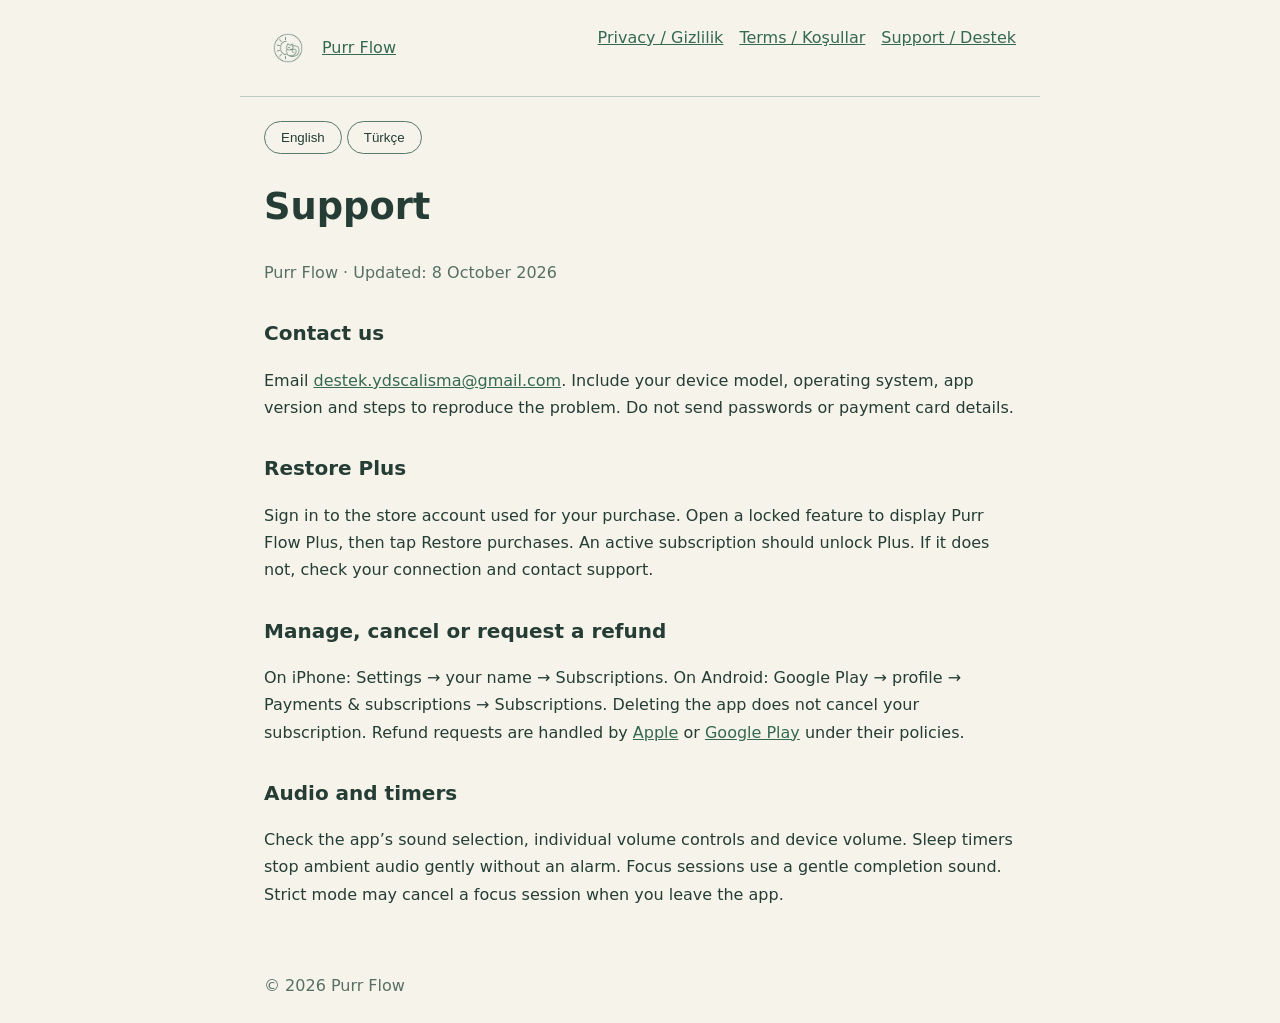
<file: purrflow/support/index.html>
<!doctype html><html lang="en"><head><meta charset="utf-8"><meta name="viewport" content="width=device-width,initial-scale=1"><title>Support | Purr Flow</title><meta name="description" content="Purr Flow Support. English and Turkish."><style>*{box-sizing:border-box}body{margin:0;background:#f5f3ea;color:#253d35;font:16px/1.7 system-ui,sans-serif}header,main,footer{max-width:800px;margin:auto;padding:24px}header{display:flex;justify-content:space-between;flex-wrap:wrap;border-bottom:1px solid #bccbc2}nav{display:flex;gap:16px;flex-wrap:wrap}a{color:#35694f}h1{font-size:2.3rem;line-height:1.2}h2{font-size:1.25rem;margin-top:30px}.meta,footer{color:#587064}button{padding:8px 16px;border:1px solid #577a69;border-radius:20px;background:transparent;color:inherit;cursor:pointer}img{width:48px;vertical-align:middle;margin-right:10px}[hidden]{display:none!important}@media(prefers-color-scheme:dark){body{background:#182721;color:#edf3ec}a{color:#a8d4ba}.meta,footer{color:#afc1b5}}</style></head><body><header><a href="../support/"><img src="../logo.png" alt="">Purr Flow</a><nav><a href="../privacy/">Privacy / Gizlilik</a><a href="../terms/">Terms / Koşullar</a><a href="../support/">Support / Destek</a></nav></header><main><div aria-label="Language"><button type="button" onclick="setLang('en')">English</button> <button type="button" onclick="setLang('tr')">Türkçe</button></div><article lang="en" data-lang="en" ><h1>Support</h1><p class="meta">Purr Flow · Updated: 8 October 2026</p><h2>Contact us</h2><p>Email <a href="mailto:destek.ydscalisma@gmail.com?subject=Purr%20Flow%20Support">destek.ydscalisma@gmail.com</a>. Include your device model, operating system, app version and steps to reproduce the problem. Do not send passwords or payment card details.</p><h2>Restore Plus</h2><p>Sign in to the store account used for your purchase. Open a locked feature to display Purr Flow Plus, then tap Restore purchases. An active subscription should unlock Plus. If it does not, check your connection and contact support.</p><h2>Manage, cancel or request a refund</h2><p>On iPhone: Settings → your name → Subscriptions. On Android: Google Play → profile → Payments & subscriptions → Subscriptions. Deleting the app does not cancel your subscription. Refund requests are handled by <a href="https://reportaproblem.apple.com/">Apple</a> or <a href="https://support.google.com/googleplay/answer/2479637">Google Play</a> under their policies.</p><h2>Audio and timers</h2><p>Check the app’s sound selection, individual volume controls and device volume. Sleep timers stop ambient audio gently without an alarm. Focus sessions use a gentle completion sound. Strict mode may cancel a focus session when you leave the app.</p></article><article lang="tr" data-lang="tr" hidden><h1>Destek</h1><p class="meta">Purr Flow · Güncelleme: 8 Ekim 2026</p><h2>Bize ulaş</h2><p><a href="mailto:destek.ydscalisma@gmail.com?subject=Purr%20Flow%20Destek">destek.ydscalisma@gmail.com</a> adresine yaz. Cihaz modelini, işletim sistemini, uygulama sürümünü ve sorunu tekrarlama adımlarını ekle. Parola veya kart bilgisi gönderme.</p><h2>Plus’ı geri yükle</h2><p>Satın alımda kullanılan mağaza hesabıyla oturum aç. Kilitli bir özelliğe dokunarak Purr Flow Plus panelini aç ve Satın alımları geri yükle seçeneğine dokun. Aktif abonelik Plus’ı açmalıdır. Açılmazsa bağlantını kontrol et ve destekle iletişime geç.</p><h2>Yönet, iptal et veya iade iste</h2><p>iPhone: Ayarlar → adın → Abonelikler. Android: Google Play → profil → Ödemeler ve abonelikler → Abonelikler. Uygulamayı silmek aboneliği iptal etmez. İade talepleri <a href="https://reportaproblem.apple.com/">Apple</a> veya <a href="https://support.google.com/googleplay/answer/2479637">Google Play</a> tarafından kendi politikalarına göre değerlendirilir.</p><h2>Ses ve sayaçlar</h2><p>Uygulamadaki ses seçimini, ayrı ses seviyesi kontrollerini ve cihaz sesini kontrol et. Uyku sayacı ortam sesini alarm çalmadan yavaşça durdurur. Odak seansları yumuşak bir bitiş sesi kullanır. Katı modda uygulamadan ayrılmak odak seansını iptal edebilir.</p></article></main><footer>© 2026 Purr Flow</footer><script>function setLang(l){document.documentElement.lang=l;document.querySelectorAll('[data-lang]').forEach(e=>e.hidden=e.dataset.lang!==l);document.querySelectorAll('nav a,header>a').forEach(a=>{a.href=a.getAttribute('href').split('?')[0]+'?lang='+l});history.replaceState(null,'','?lang='+l)}setLang(new URLSearchParams(location.search).get('lang')==='tr'?'tr':'en');</script></body></html>
</file>
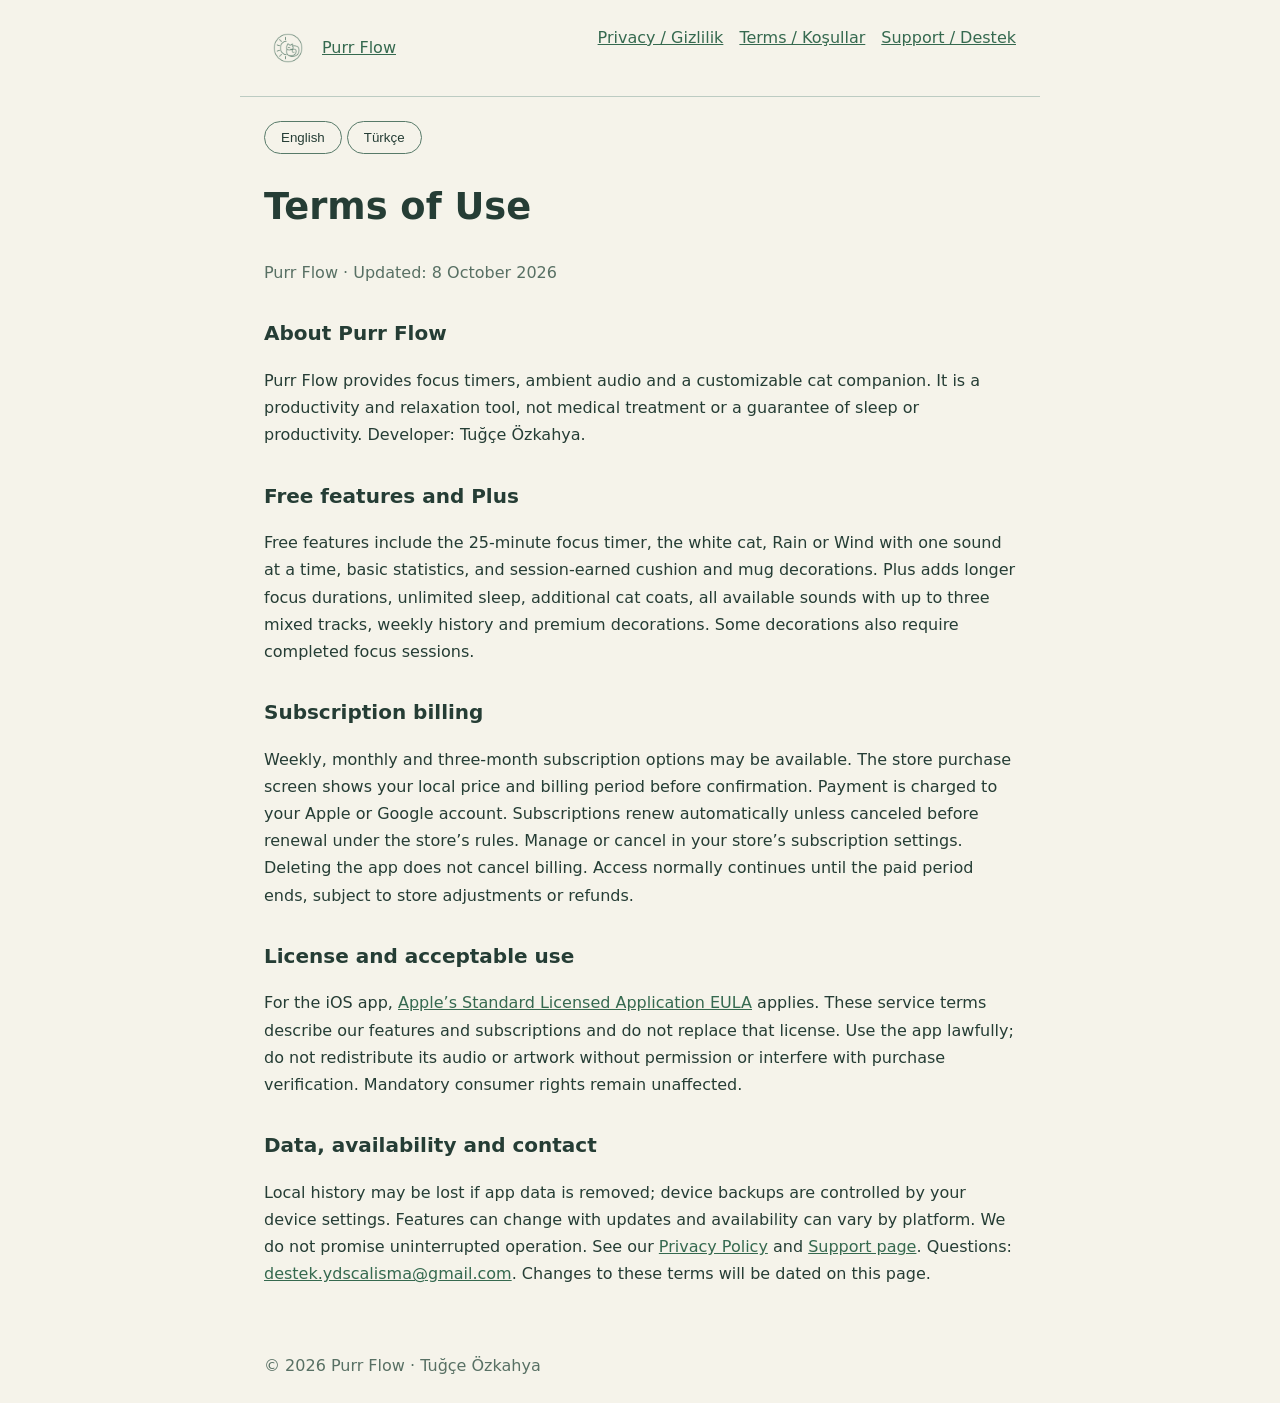
<file: purrflow/terms/index.html>
<!doctype html><html lang="en"><head><meta charset="utf-8"><meta name="viewport" content="width=device-width,initial-scale=1"><title>Terms of Use | Purr Flow</title><meta name="description" content="Purr Flow Terms of Use. English and Turkish."><style>*{box-sizing:border-box}body{margin:0;background:#f5f3ea;color:#253d35;font:16px/1.7 system-ui,sans-serif}header,main,footer{max-width:800px;margin:auto;padding:24px}header{display:flex;justify-content:space-between;flex-wrap:wrap;border-bottom:1px solid #bccbc2}nav{display:flex;gap:16px;flex-wrap:wrap}a{color:#35694f}h1{font-size:2.3rem;line-height:1.2}h2{font-size:1.25rem;margin-top:30px}.meta,footer{color:#587064}button{padding:8px 16px;border:1px solid #577a69;border-radius:20px;background:transparent;color:inherit;cursor:pointer}img{width:48px;vertical-align:middle;margin-right:10px}[hidden]{display:none!important}@media(prefers-color-scheme:dark){body{background:#182721;color:#edf3ec}a{color:#a8d4ba}.meta,footer{color:#afc1b5}}</style></head><body><header><a href="../support/"><img src="../logo.png" alt="">Purr Flow</a><nav><a href="../privacy/">Privacy / Gizlilik</a><a href="../terms/">Terms / Koşullar</a><a href="../support/">Support / Destek</a></nav></header><main><div aria-label="Language"><button type="button" onclick="setLang('en')">English</button> <button type="button" onclick="setLang('tr')">Türkçe</button></div><article lang="en" data-lang="en" ><h1>Terms of Use</h1><p class="meta">Purr Flow · Updated: 8 October 2026</p><h2>About Purr Flow</h2><p>Purr Flow provides focus timers, ambient audio and a customizable cat companion. It is a productivity and relaxation tool, not medical treatment or a guarantee of sleep or productivity. Developer: Tuğçe Özkahya.</p><h2>Free features and Plus</h2><p>Free features include the 25-minute focus timer, the white cat, Rain or Wind with one sound at a time, basic statistics, and session-earned cushion and mug decorations. Plus adds longer focus durations, unlimited sleep, additional cat coats, all available sounds with up to three mixed tracks, weekly history and premium decorations. Some decorations also require completed focus sessions.</p><h2>Subscription billing</h2><p>Weekly, monthly and three-month subscription options may be available. The store purchase screen shows your local price and billing period before confirmation. Payment is charged to your Apple or Google account. Subscriptions renew automatically unless canceled before renewal under the store’s rules. Manage or cancel in your store’s subscription settings. Deleting the app does not cancel billing. Access normally continues until the paid period ends, subject to store adjustments or refunds.</p><h2>License and acceptable use</h2><p>For the iOS app, <a href="https://www.apple.com/legal/internet-services/itunes/dev/stdeula/">Apple’s Standard Licensed Application EULA</a> applies. These service terms describe our features and subscriptions and do not replace that license. Use the app lawfully; do not redistribute its audio or artwork without permission or interfere with purchase verification. Mandatory consumer rights remain unaffected.</p><h2>Data, availability and contact</h2><p>Local history may be lost if app data is removed; device backups are controlled by your device settings. Features can change with updates and availability can vary by platform. We do not promise uninterrupted operation. See our <a href="../privacy/">Privacy Policy</a> and <a href="../support/">Support page</a>. Questions: <a href="mailto:destek.ydscalisma@gmail.com">destek.ydscalisma@gmail.com</a>. Changes to these terms will be dated on this page.</p></article><article lang="tr" data-lang="tr" hidden><h1>Kullanım Koşulları</h1><p class="meta">Purr Flow · Güncelleme: 8 Ekim 2026</p><h2>Purr Flow hakkında</h2><p>Purr Flow odak sayaçları, ortam sesleri ve özelleştirilebilir bir kedi arkadaşı sunar. Verimlilik ve rahatlama aracıdır; tıbbi tedavi veya uyku/verimlilik garantisi değildir. Geliştirici: Tuğçe Özkahya.</p><h2>Ücretsiz özellikler ve Plus</h2><p>Ücretsiz özellikler; 25 dakikalık odak sayacı, beyaz kedi, aynı anda tek sesle Rain veya Wind, temel istatistikler ve seanslarla açılan minder ile kupadır. Plus; daha uzun odak süreleri, sınırsız uyku, diğer kedi renkleri, üç sese kadar miksle tüm mevcut sesler, haftalık geçmiş ve premium dekorlar sunar. Bazı dekorlar ayrıca tamamlanmış odak seansı gerektirir.</p><h2>Abonelik ödemeleri</h2><p>Haftalık, aylık ve üç aylık abonelik seçenekleri sunulabilir. Onaydan önce mağaza satın alma ekranında yerel fiyatın ve ödeme dönemin gösterilir. Ödeme Apple veya Google hesabından alınır. Abonelikler mağaza kurallarına göre yenilemeden önce iptal edilmezse otomatik yenilenir. Mağazanın abonelik ayarlarından yönetebilir veya iptal edebilirsin. Uygulamayı silmek ödemeyi iptal etmez. Mağaza düzeltmeleri veya iadeler dışında erişim genellikle ödenmiş dönem sonuna kadar sürer.</p><h2>Lisans ve uygun kullanım</h2><p>iOS uygulaması için <a href="https://www.apple.com/legal/internet-services/itunes/dev/stdeula/">Apple’ın Standart Uygulama Son Kullanıcı Lisans Sözleşmesi</a> geçerlidir. Bu hizmet koşulları özellikleri ve abonelikleri açıklar; bu lisansın yerine geçmez. Uygulamayı hukuka uygun kullan; sesleri veya çizimleri izinsiz yeniden dağıtma ve satın alma doğrulamasına müdahale etme. Zorunlu tüketici hakları saklıdır.</p><h2>Veriler, erişilebilirlik ve iletişim</h2><p>Uygulama verileri kaldırıldığında yerel geçmiş kaybolabilir; cihaz yedekleri cihaz ayarlarınla yönetilir. Özellikler güncellemelerle değişebilir ve platforma göre farklılaşabilir. Kesintisiz çalışma sözü vermiyoruz. <a href="../privacy/">Gizlilik Politikası</a> ve <a href="../support/">Destek sayfası</a>. Sorular: <a href="mailto:destek.ydscalisma@gmail.com">destek.ydscalisma@gmail.com</a>. Koşul değişiklikleri bu sayfada tarihlendirilir.</p></article></main><footer>© 2026 Purr Flow · Tuğçe Özkahya</footer><script>function setLang(l){document.documentElement.lang=l;document.querySelectorAll('[data-lang]').forEach(e=>e.hidden=e.dataset.lang!==l);document.querySelectorAll('nav a,header>a').forEach(a=>{a.href=a.getAttribute('href').split('?')[0]+'?lang='+l});history.replaceState(null,'','?lang='+l)}setLang(new URLSearchParams(location.search).get('lang')==='tr'?'tr':'en');</script></body></html>
</file>
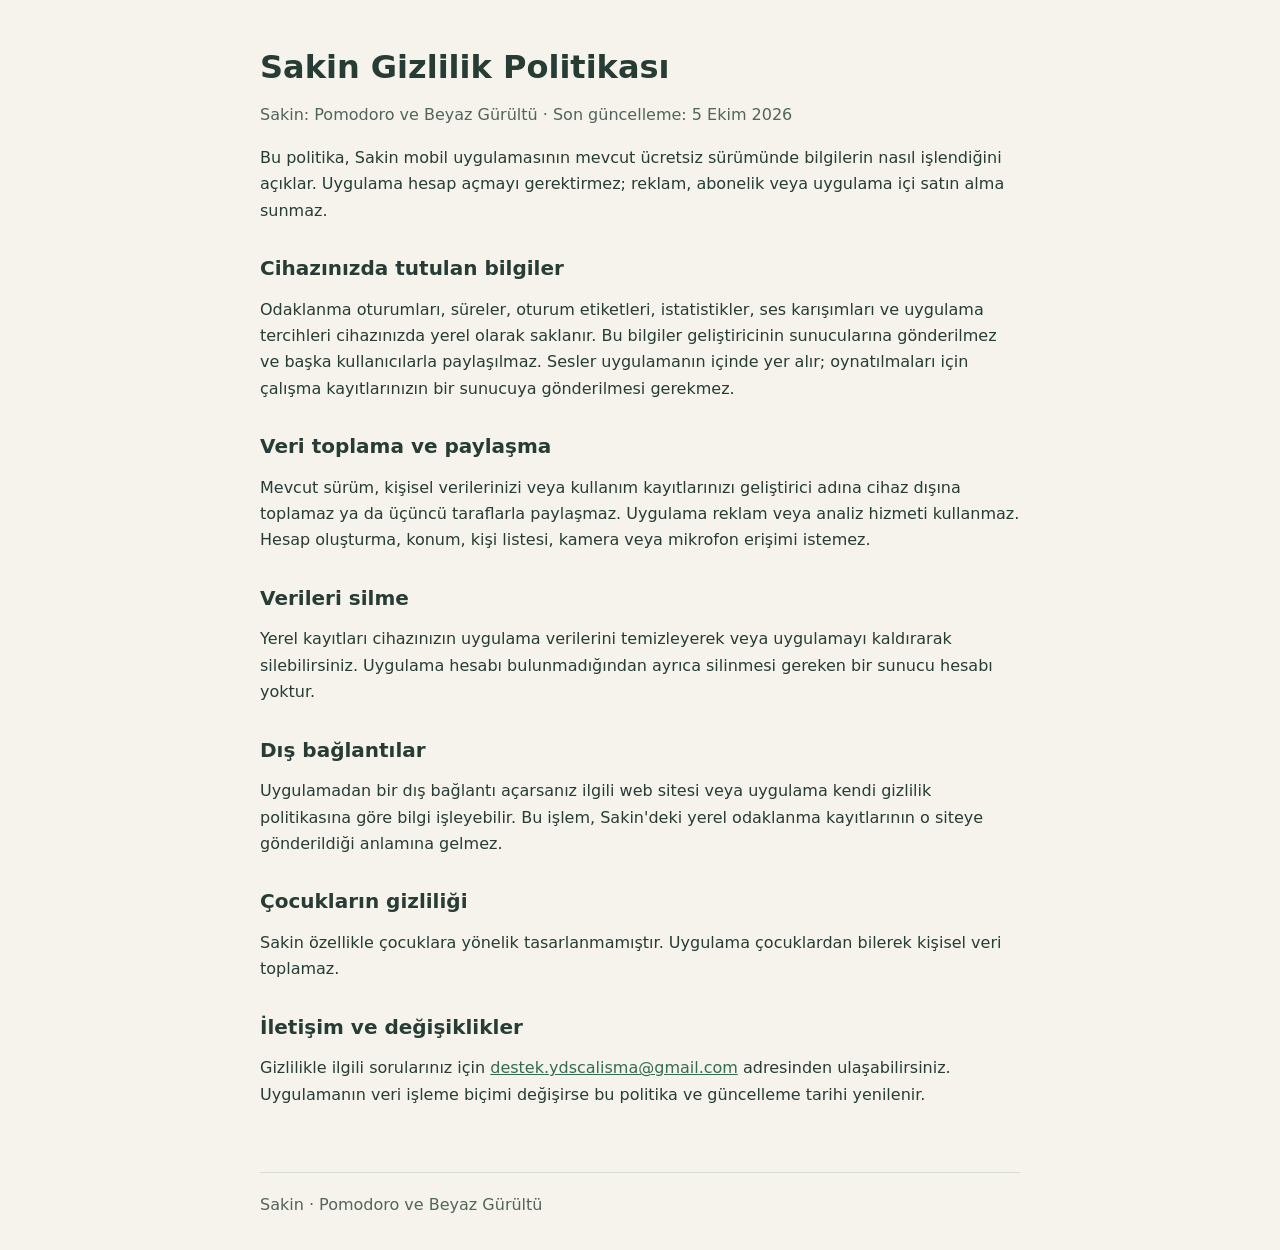
<file: sakin/privacy/index.html>
<!doctype html>
<html lang="tr">
<head>
  <meta charset="utf-8">
  <meta name="viewport" content="width=device-width, initial-scale=1">
  <meta name="description" content="Sakin: Pomodoro ve Beyaz Gürültü uygulamasının gizlilik politikası.">
  <title>Gizlilik Politikası | Sakin</title>
  <style>
    :root { font-family: system-ui, -apple-system, BlinkMacSystemFont, "Segoe UI", sans-serif; }
    * { box-sizing: border-box; }
    body { margin: 0; color: #263c35; background: #f5f3ec; }
    main, footer { width: min(760px, calc(100% - 40px)); margin-inline: auto; }
    main { padding: 48px 0; }
    footer { padding: 22px 0 36px; border-top: 1px solid #d5dcd6; color: #52645b; }
    h1 { margin: 0 0 8px; font-size: 2rem; line-height: 1.2; }
    h2 { margin-top: 2rem; font-size: 1.25rem; }
    p, li { line-height: 1.65; }
    a { color: #346b54; }
    .meta { color: #52645b; }
  </style>
</head>
<body>
  <main>
    <h1>Sakin Gizlilik Politikası</h1>
    <p class="meta">Sakin: Pomodoro ve Beyaz Gürültü · Son güncelleme: 5 Ekim 2026</p>
    <p>Bu politika, Sakin mobil uygulamasının mevcut ücretsiz sürümünde bilgilerin nasıl işlendiğini açıklar. Uygulama hesap açmayı gerektirmez; reklam, abonelik veya uygulama içi satın alma sunmaz.</p>

    <h2>Cihazınızda tutulan bilgiler</h2>
    <p>Odaklanma oturumları, süreler, oturum etiketleri, istatistikler, ses karışımları ve uygulama tercihleri cihazınızda yerel olarak saklanır. Bu bilgiler geliştiricinin sunucularına gönderilmez ve başka kullanıcılarla paylaşılmaz. Sesler uygulamanın içinde yer alır; oynatılmaları için çalışma kayıtlarınızın bir sunucuya gönderilmesi gerekmez.</p>

    <h2>Veri toplama ve paylaşma</h2>
    <p>Mevcut sürüm, kişisel verilerinizi veya kullanım kayıtlarınızı geliştirici adına cihaz dışına toplamaz ya da üçüncü taraflarla paylaşmaz. Uygulama reklam veya analiz hizmeti kullanmaz. Hesap oluşturma, konum, kişi listesi, kamera veya mikrofon erişimi istemez.</p>

    <h2>Verileri silme</h2>
    <p>Yerel kayıtları cihazınızın uygulama verilerini temizleyerek veya uygulamayı kaldırarak silebilirsiniz. Uygulama hesabı bulunmadığından ayrıca silinmesi gereken bir sunucu hesabı yoktur.</p>

    <h2>Dış bağlantılar</h2>
    <p>Uygulamadan bir dış bağlantı açarsanız ilgili web sitesi veya uygulama kendi gizlilik politikasına göre bilgi işleyebilir. Bu işlem, Sakin'deki yerel odaklanma kayıtlarının o siteye gönderildiği anlamına gelmez.</p>

    <h2>Çocukların gizliliği</h2>
    <p>Sakin özellikle çocuklara yönelik tasarlanmamıştır. Uygulama çocuklardan bilerek kişisel veri toplamaz.</p>

    <h2>İletişim ve değişiklikler</h2>
    <p>Gizlilikle ilgili sorularınız için <a href="mailto:destek.ydscalisma@gmail.com">destek.ydscalisma@gmail.com</a> adresinden ulaşabilirsiniz. Uygulamanın veri işleme biçimi değişirse bu politika ve güncelleme tarihi yenilenir.</p>
  </main>
  <footer>Sakin · Pomodoro ve Beyaz Gürültü</footer>
</body>
</html>
</file>
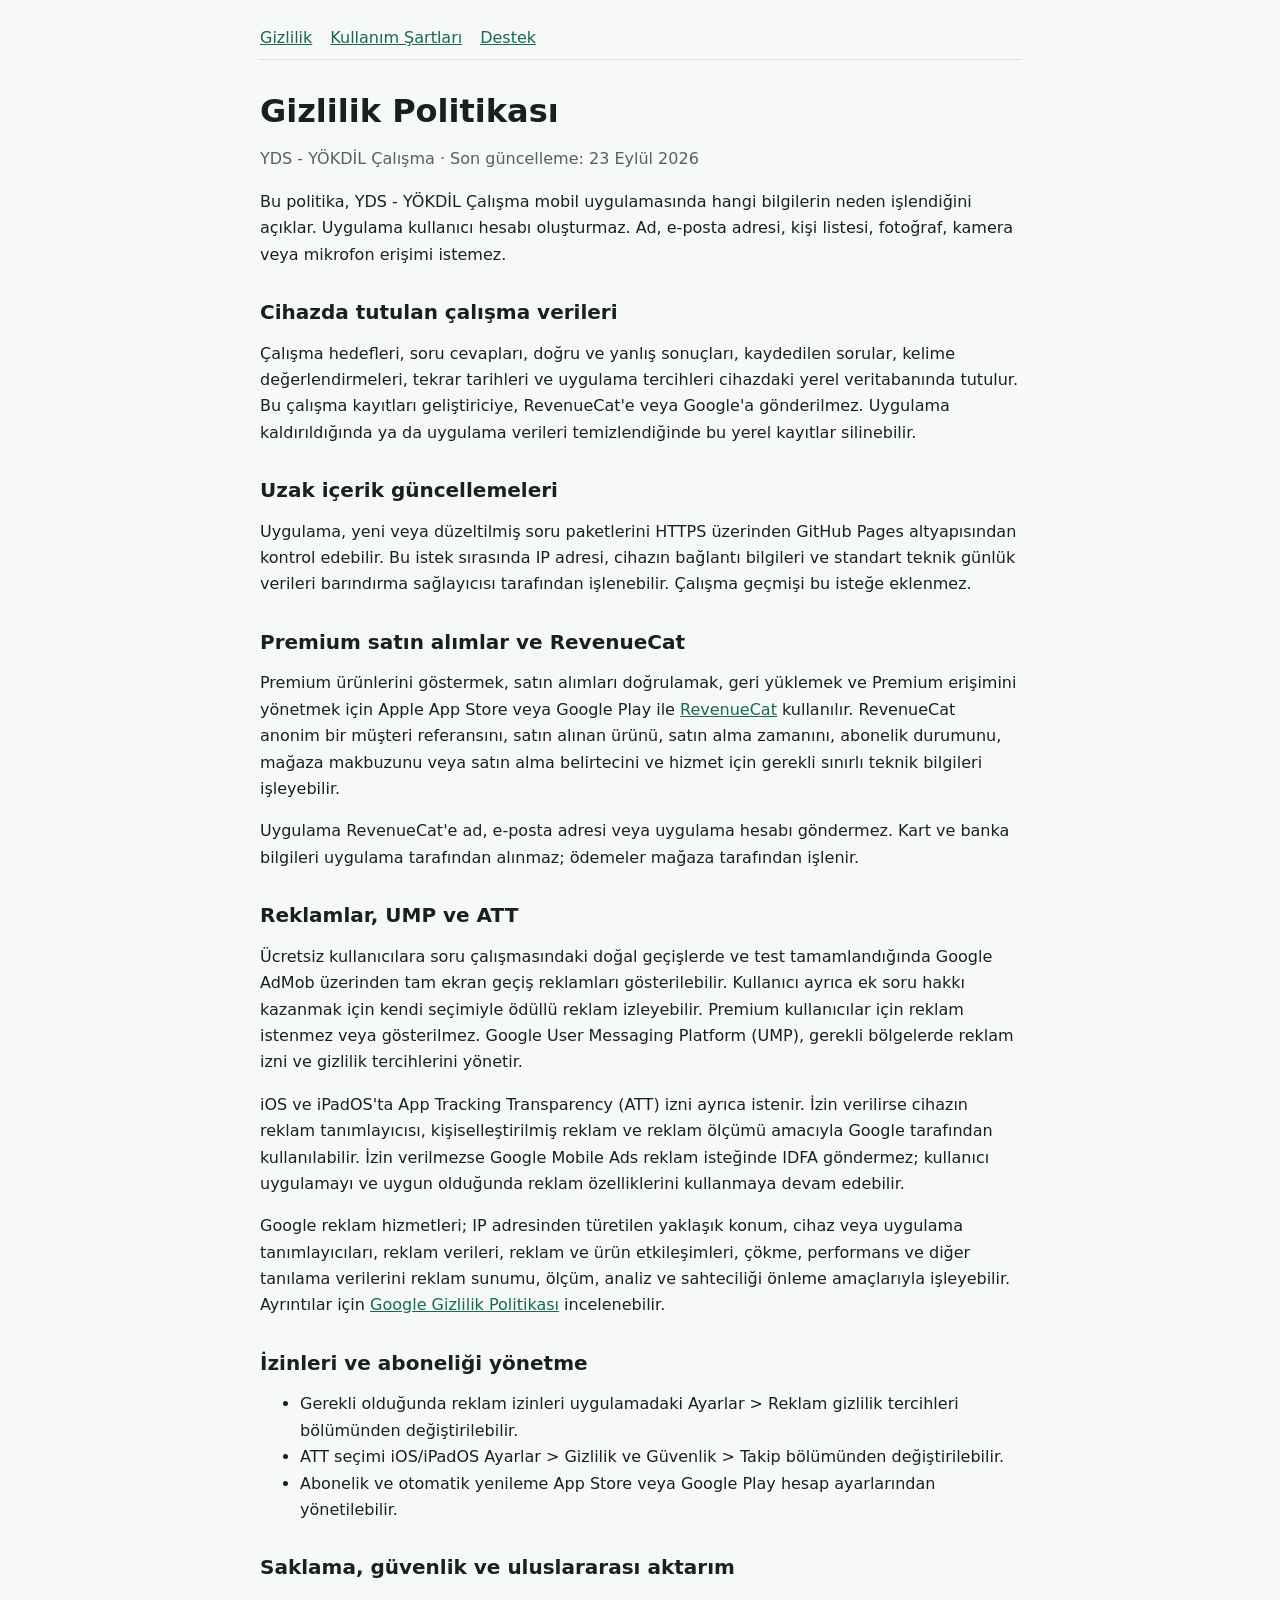
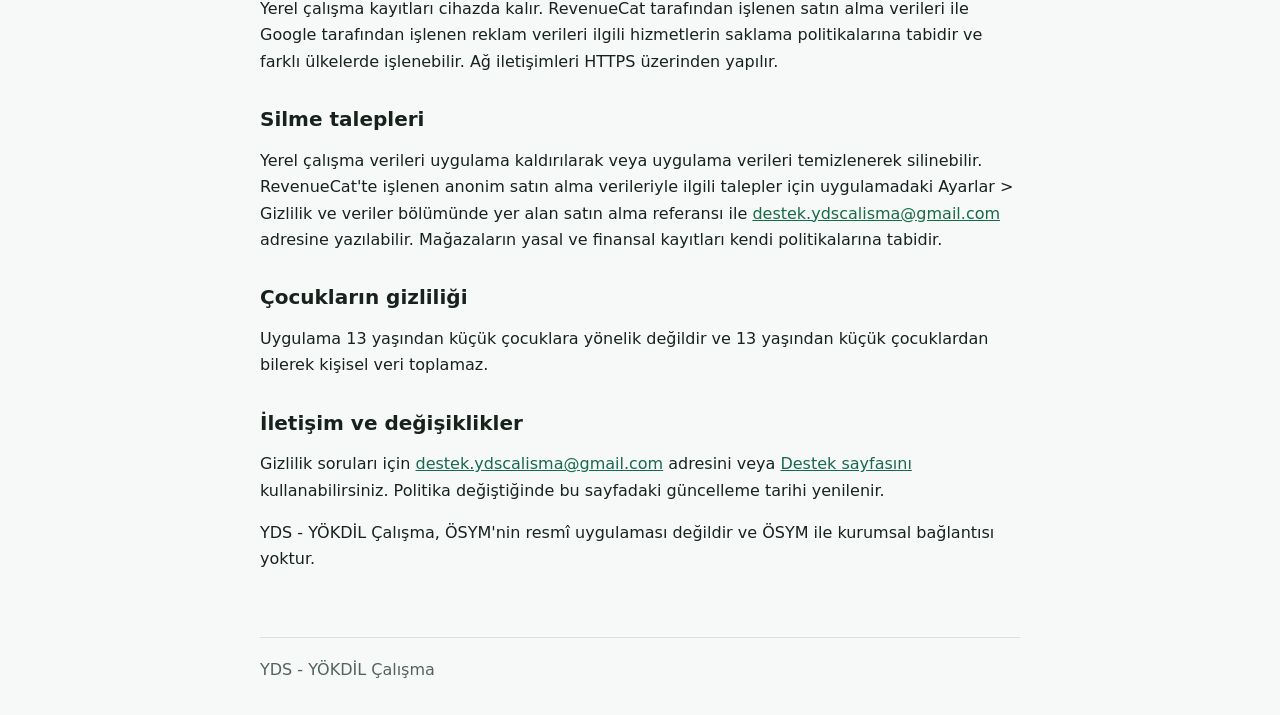
<file: yds/privacy/index.html>
<!doctype html>
<html lang="tr">
<head>
  <meta charset="utf-8">
  <meta name="viewport" content="width=device-width, initial-scale=1">
  <meta name="description" content="YDS - YÖKDİL Çalışma uygulamasının gizlilik politikası.">
  <title>Gizlilik Politikası | YDS - YÖKDİL Çalışma</title>
  <style>
    :root { color-scheme: light dark; font-family: system-ui, -apple-system, BlinkMacSystemFont, "Segoe UI", sans-serif; }
    * { box-sizing: border-box; }
    body { margin: 0; color: #18221d; background: #f7f9f8; }
    header, main, footer { width: min(760px, calc(100% - 40px)); margin-inline: auto; }
    header { padding: 28px 0 12px; border-bottom: 1px solid #d8e1dc; }
    nav { display: flex; flex-wrap: wrap; gap: 18px; }
    main { padding: 32px 0 48px; }
    footer { padding: 22px 0 36px; border-top: 1px solid #d8e1dc; color: #53635a; }
    h1 { margin: 0 0 8px; font-size: 2rem; line-height: 1.2; }
    h2 { margin-top: 2rem; font-size: 1.25rem; }
    p, li { line-height: 1.65; }
    a { color: #166a4a; }
    .meta { color: #53635a; }
    @media (prefers-color-scheme: dark) {
      body { color: #eef4f0; background: #121714; }
      header, footer { border-color: #34423a; }
      a { color: #78d6ad; }
      .meta, footer { color: #b4c1b9; }
    }
  </style>
</head>
<body>
  <header>
    <nav aria-label="Yasal ve destek bağlantıları">
      <a href="../privacy/" aria-current="page">Gizlilik</a>
      <a href="../terms/">Kullanım Şartları</a>
      <a href="../support/">Destek</a>
    </nav>
  </header>
  <main>
    <h1>Gizlilik Politikası</h1>
    <p class="meta">YDS - YÖKDİL Çalışma · Son güncelleme: 23 Eylül 2026</p>
    <p>Bu politika, YDS - YÖKDİL Çalışma mobil uygulamasında hangi bilgilerin neden işlendiğini açıklar. Uygulama kullanıcı hesabı oluşturmaz. Ad, e-posta adresi, kişi listesi, fotoğraf, kamera veya mikrofon erişimi istemez.</p>

    <h2>Cihazda tutulan çalışma verileri</h2>
    <p>Çalışma hedefleri, soru cevapları, doğru ve yanlış sonuçları, kaydedilen sorular, kelime değerlendirmeleri, tekrar tarihleri ve uygulama tercihleri cihazdaki yerel veritabanında tutulur. Bu çalışma kayıtları geliştiriciye, RevenueCat'e veya Google'a gönderilmez. Uygulama kaldırıldığında ya da uygulama verileri temizlendiğinde bu yerel kayıtlar silinebilir.</p>

    <h2>Uzak içerik güncellemeleri</h2>
    <p>Uygulama, yeni veya düzeltilmiş soru paketlerini HTTPS üzerinden GitHub Pages altyapısından kontrol edebilir. Bu istek sırasında IP adresi, cihazın bağlantı bilgileri ve standart teknik günlük verileri barındırma sağlayıcısı tarafından işlenebilir. Çalışma geçmişi bu isteğe eklenmez.</p>

    <h2>Premium satın alımlar ve RevenueCat</h2>
    <p>Premium ürünlerini göstermek, satın alımları doğrulamak, geri yüklemek ve Premium erişimini yönetmek için Apple App Store veya Google Play ile <a href="https://www.revenuecat.com/privacy/">RevenueCat</a> kullanılır. RevenueCat anonim bir müşteri referansını, satın alınan ürünü, satın alma zamanını, abonelik durumunu, mağaza makbuzunu veya satın alma belirtecini ve hizmet için gerekli sınırlı teknik bilgileri işleyebilir.</p>
    <p>Uygulama RevenueCat'e ad, e-posta adresi veya uygulama hesabı göndermez. Kart ve banka bilgileri uygulama tarafından alınmaz; ödemeler mağaza tarafından işlenir.</p>

    <h2>Reklamlar, UMP ve ATT</h2>
    <p>Ücretsiz kullanıcılara soru çalışmasındaki doğal geçişlerde ve test tamamlandığında Google AdMob üzerinden tam ekran geçiş reklamları gösterilebilir. Kullanıcı ayrıca ek soru hakkı kazanmak için kendi seçimiyle ödüllü reklam izleyebilir. Premium kullanıcılar için reklam istenmez veya gösterilmez. Google User Messaging Platform (UMP), gerekli bölgelerde reklam izni ve gizlilik tercihlerini yönetir.</p>
    <p>iOS ve iPadOS'ta App Tracking Transparency (ATT) izni ayrıca istenir. İzin verilirse cihazın reklam tanımlayıcısı, kişiselleştirilmiş reklam ve reklam ölçümü amacıyla Google tarafından kullanılabilir. İzin verilmezse Google Mobile Ads reklam isteğinde IDFA göndermez; kullanıcı uygulamayı ve uygun olduğunda reklam özelliklerini kullanmaya devam edebilir.</p>
    <p>Google reklam hizmetleri; IP adresinden türetilen yaklaşık konum, cihaz veya uygulama tanımlayıcıları, reklam verileri, reklam ve ürün etkileşimleri, çökme, performans ve diğer tanılama verilerini reklam sunumu, ölçüm, analiz ve sahteciliği önleme amaçlarıyla işleyebilir. Ayrıntılar için <a href="https://policies.google.com/privacy">Google Gizlilik Politikası</a> incelenebilir.</p>

    <h2>İzinleri ve aboneliği yönetme</h2>
    <ul>
      <li>Gerekli olduğunda reklam izinleri uygulamadaki Ayarlar &gt; Reklam gizlilik tercihleri bölümünden değiştirilebilir.</li>
      <li>ATT seçimi iOS/iPadOS Ayarlar &gt; Gizlilik ve Güvenlik &gt; Takip bölümünden değiştirilebilir.</li>
      <li>Abonelik ve otomatik yenileme App Store veya Google Play hesap ayarlarından yönetilebilir.</li>
    </ul>

    <h2>Saklama, güvenlik ve uluslararası aktarım</h2>
    <p>Yerel çalışma kayıtları cihazda kalır. RevenueCat tarafından işlenen satın alma verileri ile Google tarafından işlenen reklam verileri ilgili hizmetlerin saklama politikalarına tabidir ve farklı ülkelerde işlenebilir. Ağ iletişimleri HTTPS üzerinden yapılır.</p>

    <h2>Silme talepleri</h2>
    <p>Yerel çalışma verileri uygulama kaldırılarak veya uygulama verileri temizlenerek silinebilir. RevenueCat'te işlenen anonim satın alma verileriyle ilgili talepler için uygulamadaki Ayarlar &gt; Gizlilik ve veriler bölümünde yer alan satın alma referansı ile <a href="mailto:destek.ydscalisma@gmail.com">destek.ydscalisma@gmail.com</a> adresine yazılabilir. Mağazaların yasal ve finansal kayıtları kendi politikalarına tabidir.</p>

    <h2>Çocukların gizliliği</h2>
    <p>Uygulama 13 yaşından küçük çocuklara yönelik değildir ve 13 yaşından küçük çocuklardan bilerek kişisel veri toplamaz.</p>

    <h2>İletişim ve değişiklikler</h2>
    <p>Gizlilik soruları için <a href="mailto:destek.ydscalisma@gmail.com">destek.ydscalisma@gmail.com</a> adresini veya <a href="../support/">Destek sayfasını</a> kullanabilirsiniz. Politika değiştiğinde bu sayfadaki güncelleme tarihi yenilenir.</p>
    <p>YDS - YÖKDİL Çalışma, ÖSYM'nin resmî uygulaması değildir ve ÖSYM ile kurumsal bağlantısı yoktur.</p>
  </main>
  <footer>YDS - YÖKDİL Çalışma</footer>
</body>
</html>
</file>
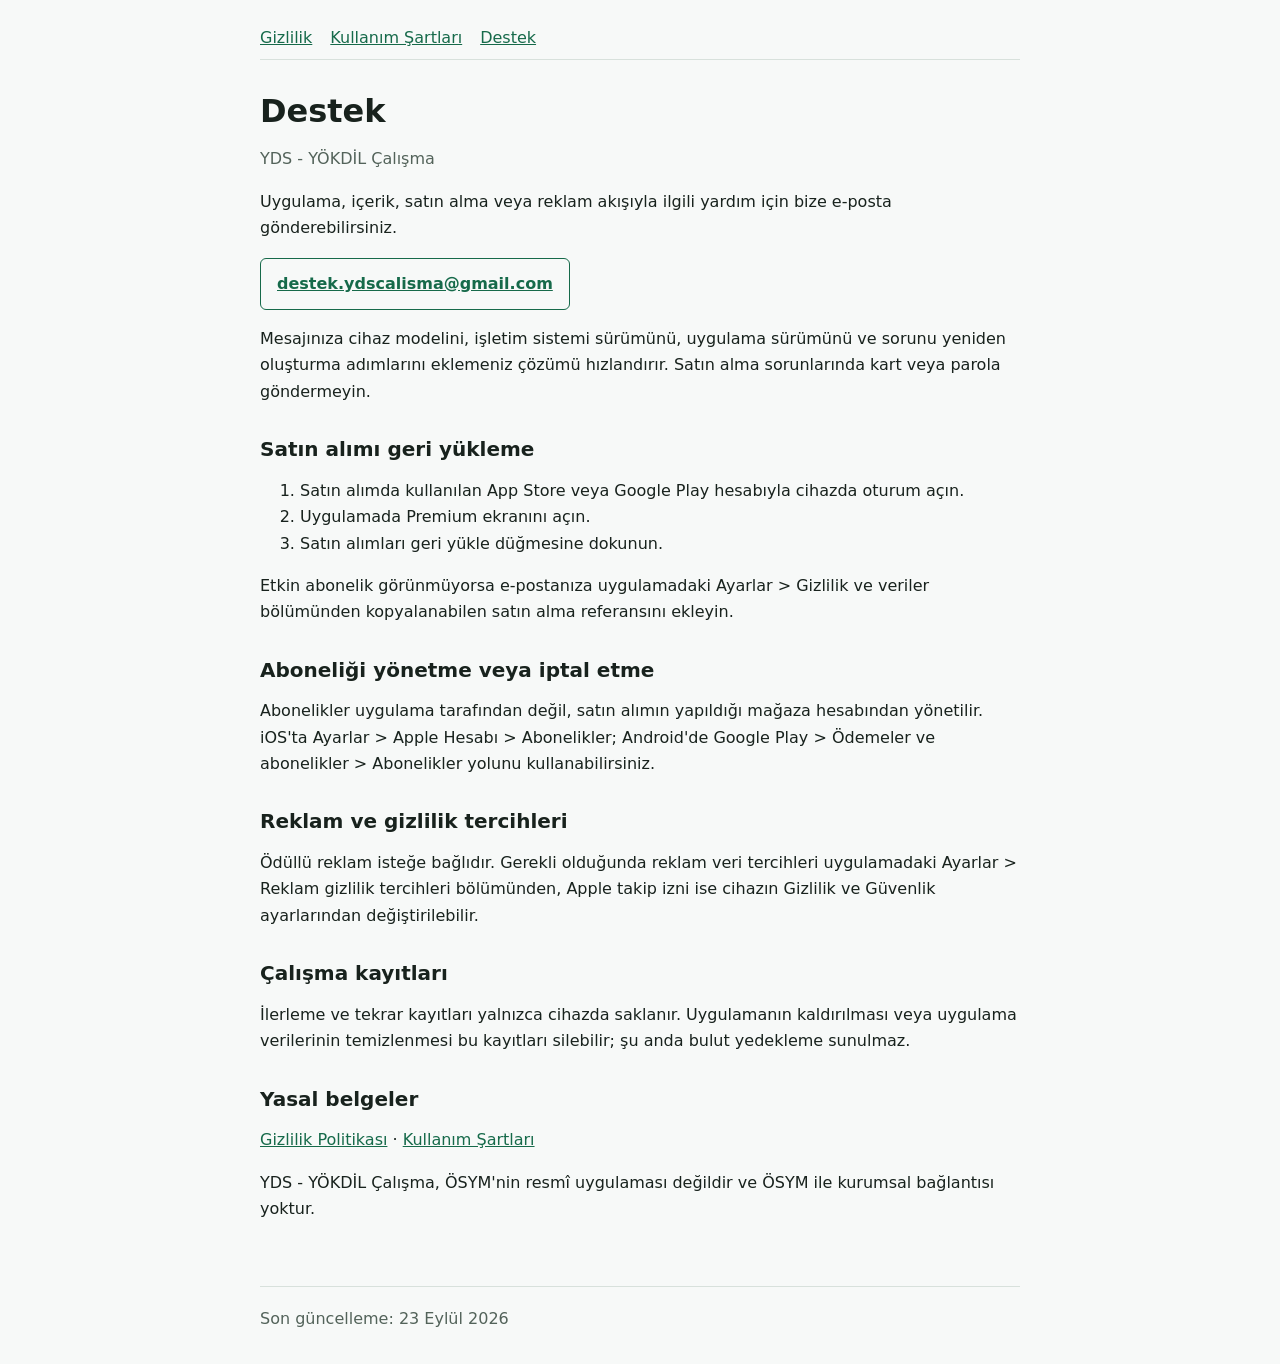
<file: yds/support/index.html>
<!doctype html>
<html lang="tr">
<head>
  <meta charset="utf-8">
  <meta name="viewport" content="width=device-width, initial-scale=1">
  <meta name="description" content="YDS - YÖKDİL Çalışma destek ve iletişim sayfası.">
  <title>Destek | YDS - YÖKDİL Çalışma</title>
  <style>
    :root { color-scheme: light dark; font-family: system-ui, -apple-system, BlinkMacSystemFont, "Segoe UI", sans-serif; }
    * { box-sizing: border-box; }
    body { margin: 0; color: #18221d; background: #f7f9f8; }
    header, main, footer { width: min(760px, calc(100% - 40px)); margin-inline: auto; }
    header { padding: 28px 0 12px; border-bottom: 1px solid #d8e1dc; }
    nav { display: flex; flex-wrap: wrap; gap: 18px; }
    main { padding: 32px 0 48px; }
    footer { padding: 22px 0 36px; border-top: 1px solid #d8e1dc; color: #53635a; }
    h1 { margin: 0 0 8px; font-size: 2rem; line-height: 1.2; }
    h2 { margin-top: 2rem; font-size: 1.25rem; }
    p, li { line-height: 1.65; }
    a { color: #166a4a; }
    .meta { color: #53635a; }
    .contact { display: inline-block; padding: 12px 16px; border: 1px solid #166a4a; border-radius: 6px; font-weight: 650; }
    @media (prefers-color-scheme: dark) {
      body { color: #eef4f0; background: #121714; }
      header, footer { border-color: #34423a; }
      a { color: #78d6ad; }
      .meta, footer { color: #b4c1b9; }
      .contact { border-color: #78d6ad; }
    }
  </style>
</head>
<body>
  <header>
    <nav aria-label="Yasal ve destek bağlantıları">
      <a href="../privacy/">Gizlilik</a>
      <a href="../terms/">Kullanım Şartları</a>
      <a href="../support/" aria-current="page">Destek</a>
    </nav>
  </header>
  <main>
    <h1>Destek</h1>
    <p class="meta">YDS - YÖKDİL Çalışma</p>
    <p>Uygulama, içerik, satın alma veya reklam akışıyla ilgili yardım için bize e-posta gönderebilirsiniz.</p>
    <p><a class="contact" href="mailto:destek.ydscalisma@gmail.com?subject=YDS%20-%20Y%C3%96KD%C4%B0L%20%C3%87al%C4%B1%C5%9Fma%20Destek">destek.ydscalisma@gmail.com</a></p>
    <p>Mesajınıza cihaz modelini, işletim sistemi sürümünü, uygulama sürümünü ve sorunu yeniden oluşturma adımlarını eklemeniz çözümü hızlandırır. Satın alma sorunlarında kart veya parola göndermeyin.</p>

    <h2>Satın alımı geri yükleme</h2>
    <ol>
      <li>Satın alımda kullanılan App Store veya Google Play hesabıyla cihazda oturum açın.</li>
      <li>Uygulamada Premium ekranını açın.</li>
      <li>Satın alımları geri yükle düğmesine dokunun.</li>
    </ol>
    <p>Etkin abonelik görünmüyorsa e-postanıza uygulamadaki Ayarlar &gt; Gizlilik ve veriler bölümünden kopyalanabilen satın alma referansını ekleyin.</p>

    <h2>Aboneliği yönetme veya iptal etme</h2>
    <p>Abonelikler uygulama tarafından değil, satın alımın yapıldığı mağaza hesabından yönetilir. iOS'ta Ayarlar &gt; Apple Hesabı &gt; Abonelikler; Android'de Google Play &gt; Ödemeler ve abonelikler &gt; Abonelikler yolunu kullanabilirsiniz.</p>

    <h2>Reklam ve gizlilik tercihleri</h2>
    <p>Ödüllü reklam isteğe bağlıdır. Gerekli olduğunda reklam veri tercihleri uygulamadaki Ayarlar &gt; Reklam gizlilik tercihleri bölümünden, Apple takip izni ise cihazın Gizlilik ve Güvenlik ayarlarından değiştirilebilir.</p>

    <h2>Çalışma kayıtları</h2>
    <p>İlerleme ve tekrar kayıtları yalnızca cihazda saklanır. Uygulamanın kaldırılması veya uygulama verilerinin temizlenmesi bu kayıtları silebilir; şu anda bulut yedekleme sunulmaz.</p>

    <h2>Yasal belgeler</h2>
    <p><a href="../privacy/">Gizlilik Politikası</a> · <a href="../terms/">Kullanım Şartları</a></p>
    <p>YDS - YÖKDİL Çalışma, ÖSYM'nin resmî uygulaması değildir ve ÖSYM ile kurumsal bağlantısı yoktur.</p>
  </main>
  <footer>Son güncelleme: 23 Eylül 2026</footer>
</body>
</html>
</file>
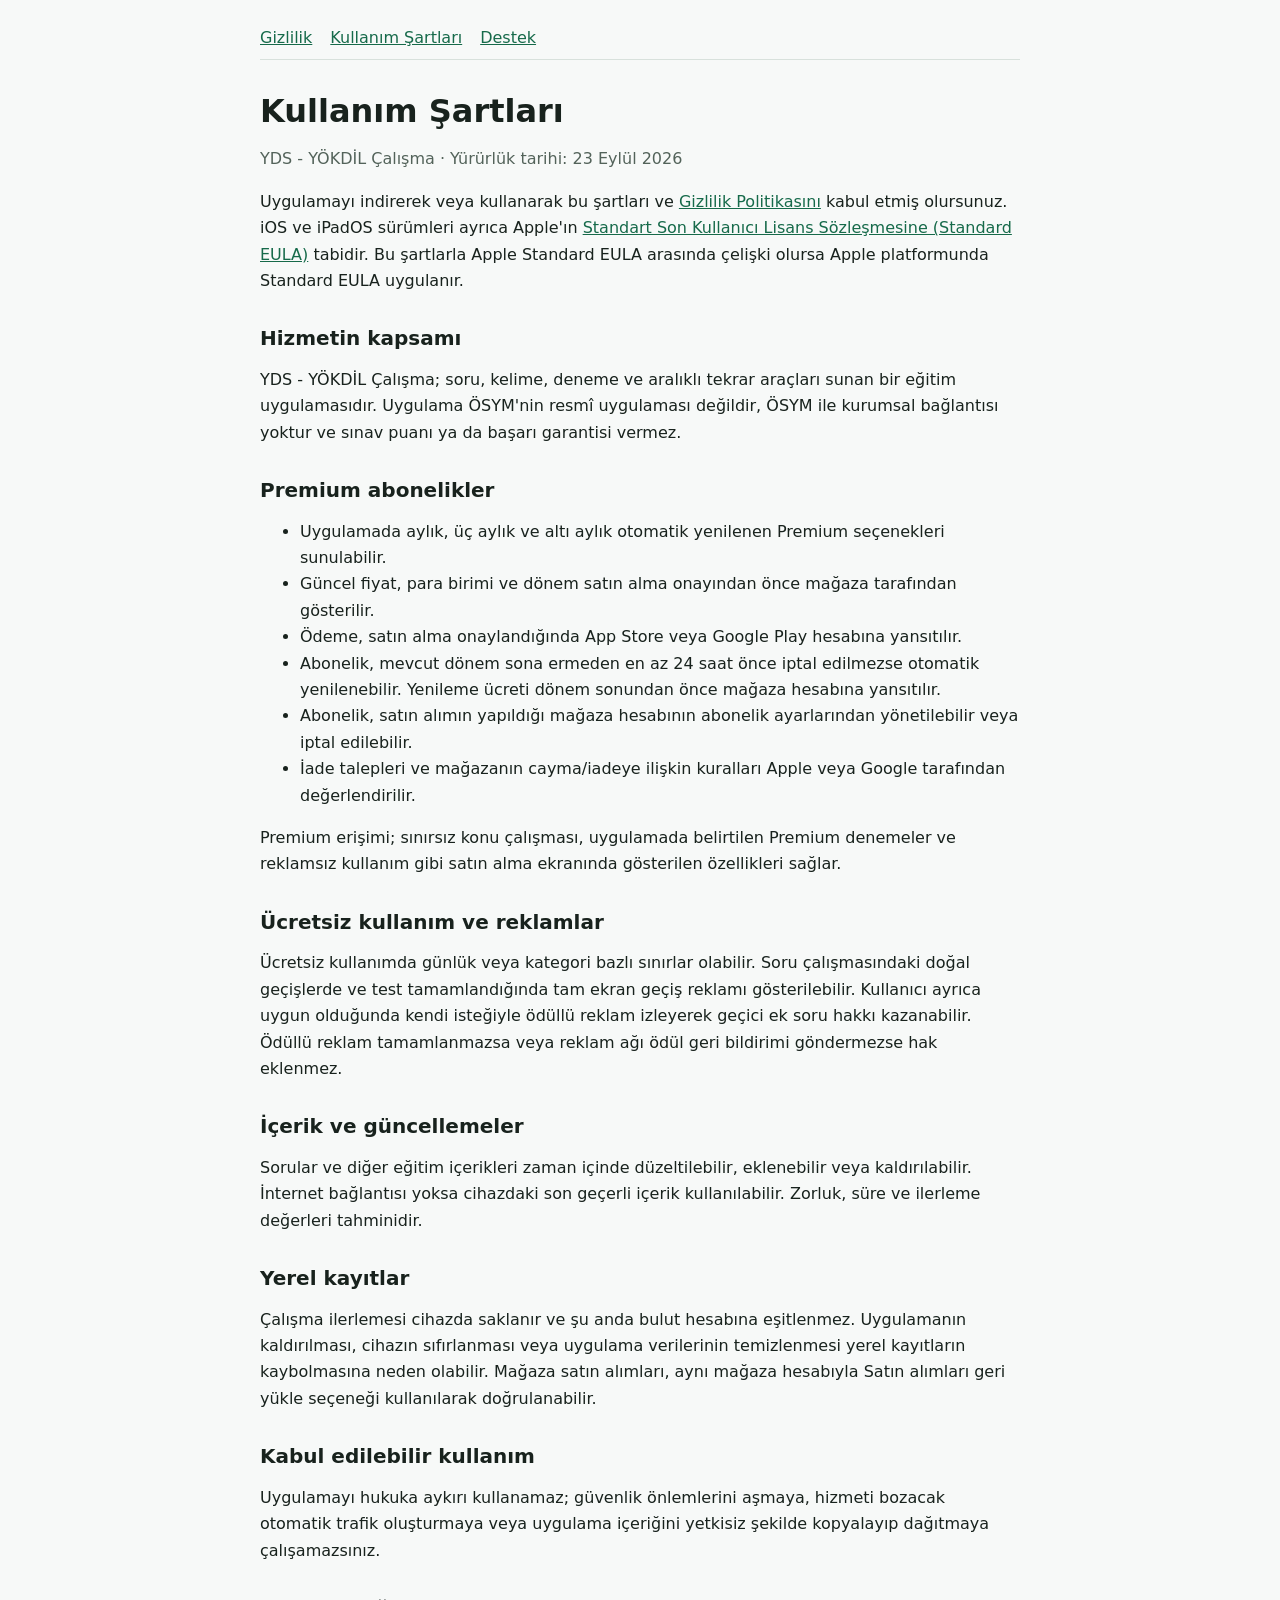
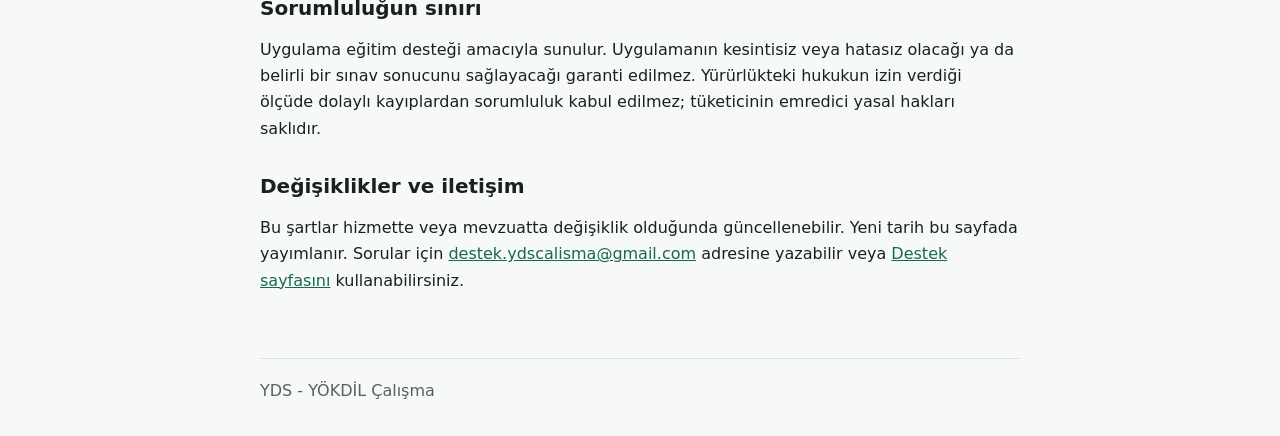
<file: yds/terms/index.html>
<!doctype html>
<html lang="tr">
<head>
  <meta charset="utf-8">
  <meta name="viewport" content="width=device-width, initial-scale=1">
  <meta name="description" content="YDS - YÖKDİL Çalışma kullanım şartları.">
  <title>Kullanım Şartları | YDS - YÖKDİL Çalışma</title>
  <style>
    :root { color-scheme: light dark; font-family: system-ui, -apple-system, BlinkMacSystemFont, "Segoe UI", sans-serif; }
    * { box-sizing: border-box; }
    body { margin: 0; color: #18221d; background: #f7f9f8; }
    header, main, footer { width: min(760px, calc(100% - 40px)); margin-inline: auto; }
    header { padding: 28px 0 12px; border-bottom: 1px solid #d8e1dc; }
    nav { display: flex; flex-wrap: wrap; gap: 18px; }
    main { padding: 32px 0 48px; }
    footer { padding: 22px 0 36px; border-top: 1px solid #d8e1dc; color: #53635a; }
    h1 { margin: 0 0 8px; font-size: 2rem; line-height: 1.2; }
    h2 { margin-top: 2rem; font-size: 1.25rem; }
    p, li { line-height: 1.65; }
    a { color: #166a4a; }
    .meta { color: #53635a; }
    @media (prefers-color-scheme: dark) {
      body { color: #eef4f0; background: #121714; }
      header, footer { border-color: #34423a; }
      a { color: #78d6ad; }
      .meta, footer { color: #b4c1b9; }
    }
  </style>
</head>
<body>
  <header>
    <nav aria-label="Yasal ve destek bağlantıları">
      <a href="../privacy/">Gizlilik</a>
      <a href="../terms/" aria-current="page">Kullanım Şartları</a>
      <a href="../support/">Destek</a>
    </nav>
  </header>
  <main>
    <h1>Kullanım Şartları</h1>
    <p class="meta">YDS - YÖKDİL Çalışma · Yürürlük tarihi: 23 Eylül 2026</p>
    <p>Uygulamayı indirerek veya kullanarak bu şartları ve <a href="../privacy/">Gizlilik Politikasını</a> kabul etmiş olursunuz. iOS ve iPadOS sürümleri ayrıca Apple'ın <a href="https://www.apple.com/legal/internet-services/itunes/dev/stdeula/">Standart Son Kullanıcı Lisans Sözleşmesine (Standard EULA)</a> tabidir. Bu şartlarla Apple Standard EULA arasında çelişki olursa Apple platformunda Standard EULA uygulanır.</p>

    <h2>Hizmetin kapsamı</h2>
    <p>YDS - YÖKDİL Çalışma; soru, kelime, deneme ve aralıklı tekrar araçları sunan bir eğitim uygulamasıdır. Uygulama ÖSYM'nin resmî uygulaması değildir, ÖSYM ile kurumsal bağlantısı yoktur ve sınav puanı ya da başarı garantisi vermez.</p>

    <h2>Premium abonelikler</h2>
    <ul>
      <li>Uygulamada aylık, üç aylık ve altı aylık otomatik yenilenen Premium seçenekleri sunulabilir.</li>
      <li>Güncel fiyat, para birimi ve dönem satın alma onayından önce mağaza tarafından gösterilir.</li>
      <li>Ödeme, satın alma onaylandığında App Store veya Google Play hesabına yansıtılır.</li>
      <li>Abonelik, mevcut dönem sona ermeden en az 24 saat önce iptal edilmezse otomatik yenilenebilir. Yenileme ücreti dönem sonundan önce mağaza hesabına yansıtılır.</li>
      <li>Abonelik, satın alımın yapıldığı mağaza hesabının abonelik ayarlarından yönetilebilir veya iptal edilebilir.</li>
      <li>İade talepleri ve mağazanın cayma/iadeye ilişkin kuralları Apple veya Google tarafından değerlendirilir.</li>
    </ul>
    <p>Premium erişimi; sınırsız konu çalışması, uygulamada belirtilen Premium denemeler ve reklamsız kullanım gibi satın alma ekranında gösterilen özellikleri sağlar.</p>

    <h2>Ücretsiz kullanım ve reklamlar</h2>
    <p>Ücretsiz kullanımda günlük veya kategori bazlı sınırlar olabilir. Soru çalışmasındaki doğal geçişlerde ve test tamamlandığında tam ekran geçiş reklamı gösterilebilir. Kullanıcı ayrıca uygun olduğunda kendi isteğiyle ödüllü reklam izleyerek geçici ek soru hakkı kazanabilir. Ödüllü reklam tamamlanmazsa veya reklam ağı ödül geri bildirimi göndermezse hak eklenmez.</p>

    <h2>İçerik ve güncellemeler</h2>
    <p>Sorular ve diğer eğitim içerikleri zaman içinde düzeltilebilir, eklenebilir veya kaldırılabilir. İnternet bağlantısı yoksa cihazdaki son geçerli içerik kullanılabilir. Zorluk, süre ve ilerleme değerleri tahminidir.</p>

    <h2>Yerel kayıtlar</h2>
    <p>Çalışma ilerlemesi cihazda saklanır ve şu anda bulut hesabına eşitlenmez. Uygulamanın kaldırılması, cihazın sıfırlanması veya uygulama verilerinin temizlenmesi yerel kayıtların kaybolmasına neden olabilir. Mağaza satın alımları, aynı mağaza hesabıyla Satın alımları geri yükle seçeneği kullanılarak doğrulanabilir.</p>

    <h2>Kabul edilebilir kullanım</h2>
    <p>Uygulamayı hukuka aykırı kullanamaz; güvenlik önlemlerini aşmaya, hizmeti bozacak otomatik trafik oluşturmaya veya uygulama içeriğini yetkisiz şekilde kopyalayıp dağıtmaya çalışamazsınız.</p>

    <h2>Sorumluluğun sınırı</h2>
    <p>Uygulama eğitim desteği amacıyla sunulur. Uygulamanın kesintisiz veya hatasız olacağı ya da belirli bir sınav sonucunu sağlayacağı garanti edilmez. Yürürlükteki hukukun izin verdiği ölçüde dolaylı kayıplardan sorumluluk kabul edilmez; tüketicinin emredici yasal hakları saklıdır.</p>

    <h2>Değişiklikler ve iletişim</h2>
    <p>Bu şartlar hizmette veya mevzuatta değişiklik olduğunda güncellenebilir. Yeni tarih bu sayfada yayımlanır. Sorular için <a href="mailto:destek.ydscalisma@gmail.com">destek.ydscalisma@gmail.com</a> adresine yazabilir veya <a href="../support/">Destek sayfasını</a> kullanabilirsiniz.</p>
  </main>
  <footer>YDS - YÖKDİL Çalışma</footer>
</body>
</html>
</file>
<file: nura/assets/style.css>
*{box-sizing:border-box}html{scroll-behavior:smooth}body{margin:0;background:#faf6e9;color:#193b32;font:17px/1.75 system-ui,sans-serif}a{color:#216e45;text-underline-offset:4px}header,main,footer{max-width:1060px;margin:auto;padding:24px}header{display:flex;justify-content:space-between;align-items:center;gap:20px;flex-wrap:wrap;border-bottom:1px solid #d8dece}.brand{display:flex;align-items:center;text-decoration:none;font:700 28px Georgia,serif;color:#153f35}.brand img{width:60px;height:60px;margin-right:8px}nav{display:flex;gap:16px;flex-wrap:wrap}h1,h2,h3{font-family:Georgia,serif;line-height:1.2}h1{font-size:clamp(36px,6vw,66px);max-width:800px}h2{font-size:29px;margin-top:40px}p,li{max-width:76ch}.eyebrow{letter-spacing:.12em;text-transform:uppercase;font-size:12px}.notice{padding:16px 20px;background:#fff1d1;border-left:4px solid #aa873f;border-radius:6px}.hero{display:grid;grid-template-columns:1fr 220px;align-items:center;gap:30px;padding:25px 0}.hero img{width:100%;border-radius:28%}.grid{display:grid;grid-template-columns:repeat(2,1fr);gap:18px}.card{padding:24px;background:#fffdf8;border:1px solid #dce2d7;border-radius:20px}.card h3{margin-top:0}footer{border-top:1px solid #d8dece;font-size:14px}.lang{display:flex;gap:12px;margin:25px 0}button,.button{border:1px solid #153f35;background:#153f35;color:white;padding:10px 18px;border-radius:30px;font:inherit;cursor:pointer;text-decoration:none}button[aria-pressed=false]{background:transparent;color:#153f35}:focus-visible{outline:3px solid #aa873f;outline-offset:4px}[hidden]{display:none!important}details{border-bottom:1px solid #d8dece;padding:16px 0}summary{cursor:pointer;font-weight:600}section[lang]{padding-bottom:35px}@media(max-width:620px){header,main,footer{padding:20px}.hero{grid-template-columns:1fr}.hero img{width:130px;grid-row:1}.grid{grid-template-columns:1fr}nav{gap:12px;font-size:14px}}
p,li,a{overflow-wrap:anywhere}
</file>
